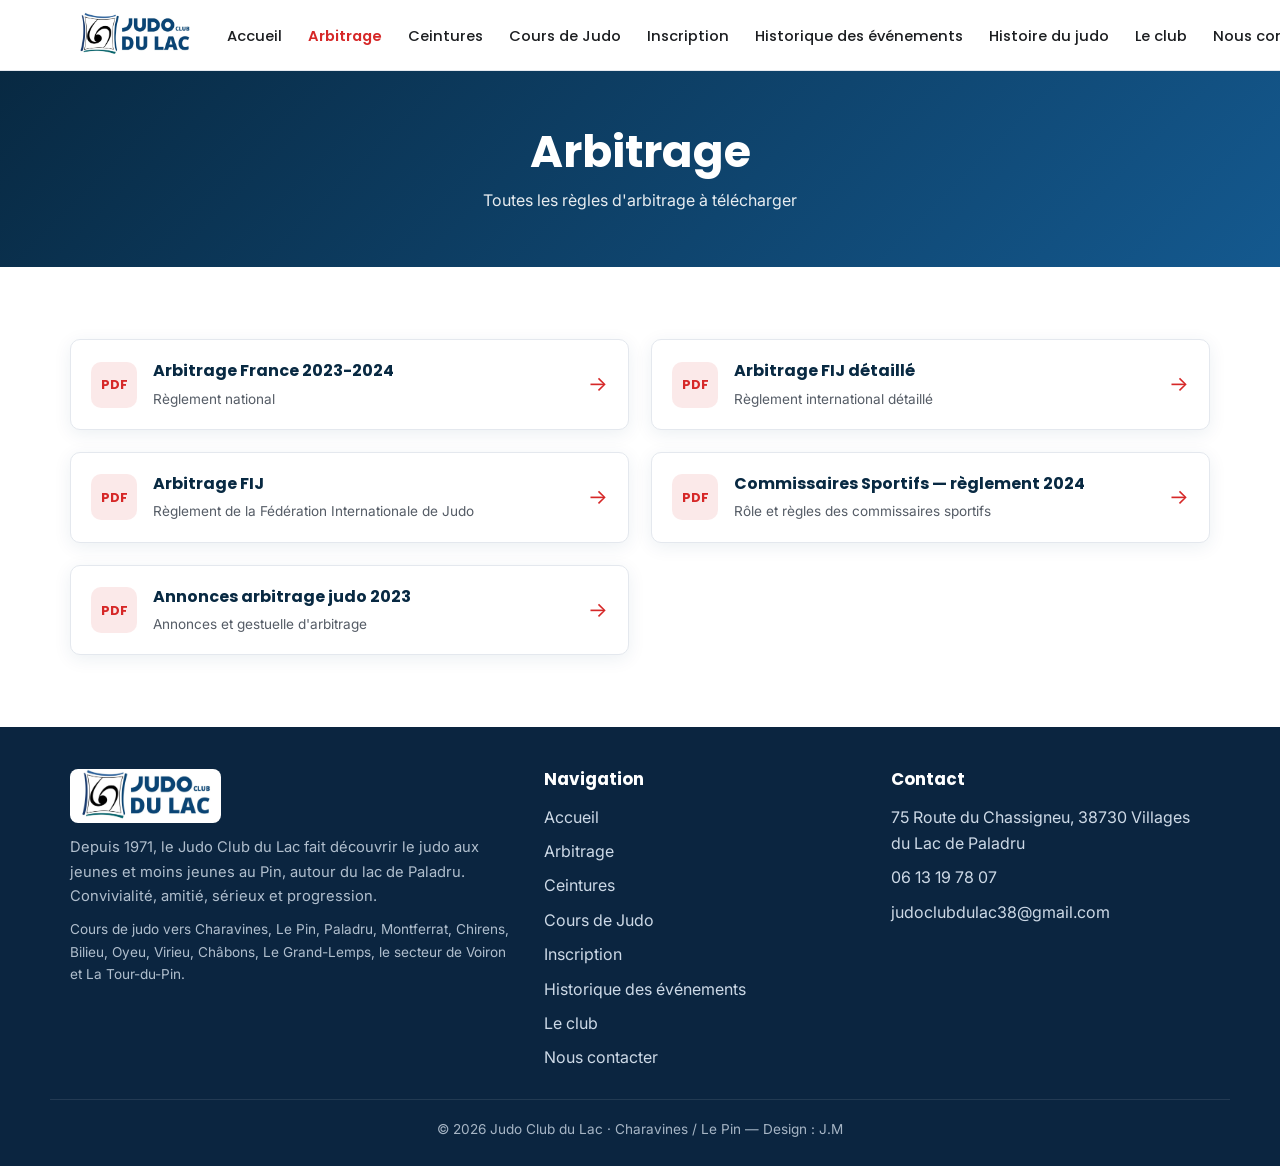
<file: arbitrage.html>
<!DOCTYPE html>
<html lang="fr">
<head>
<!-- Google tag (gtag.js) -->
<script async src="https://www.googletagmanager.com/gtag/js?id=G-MTFCKCX9J2"></script>
<script>
  window.dataLayer = window.dataLayer || [];
  function gtag(){dataLayer.push(arguments);}
  gtag('js', new Date());
  gtag('config', 'G-MTFCKCX9J2');
</script>
<meta charset="utf-8">
<meta name="viewport" content="width=device-width, initial-scale=1">
<title>Arbitrage | Judo Club du Lac</title>
<meta name="description" content="Toutes les règles d&#x27;arbitrage du judo (FIJ, France, commissaires sportifs) à consulter et télécharger.">
<meta property="og:title" content="Arbitrage | Judo Club du Lac">
<meta property="og:description" content="Toutes les règles d&#x27;arbitrage du judo (FIJ, France, commissaires sportifs) à consulter et télécharger.">
<meta property="og:type" content="website">
<meta property="og:image" content="https://judoclubdulac.fr/assets/img/photos/club-og.jpeg">
<link rel="canonical" href="https://judoclubdulac.fr/arbitrage">
<link rel="icon" href="favicon.ico" sizes="any">
<link rel="icon" type="image/png" href="assets/img/logonoiresiterond.png">
<link rel="apple-touch-icon" href="assets/img/logonoiresiterond.png">
<link rel="preconnect" href="https://fonts.googleapis.com">
<link rel="preconnect" href="https://fonts.gstatic.com" crossorigin>
<link href="https://fonts.googleapis.com/css2?family=Inter:wght@400;500;600&family=Poppins:wght@500;600;700&display=swap" rel="stylesheet">
<link rel="stylesheet" href="assets/css/style.css">
</head>
<body>
<header class="site-header">
  <nav class="container nav" aria-label="Navigation principale">
    <a class="nav__logo" href="/">
      <img src="assets/img/logo-header.jpg" alt="Logo Judo Club du Lac">
      <span>Judo Club du Lac</span>
    </a>
    <button class="nav__toggle" aria-label="Ouvrir le menu" aria-expanded="false" aria-controls="menu">
      <span></span><span></span><span></span>
    </button>
    <ul class="nav__links" id="menu">
      <li><a href="/">Accueil</a></li><li><a href="arbitrage" class="active">Arbitrage</a></li><li><a href="ceintures">Ceintures</a></li><li><a href="cours-de-judo">Cours de Judo</a></li><li><a href="inscription">Inscription</a></li><li><a href="historique">Historique des événements</a></li><li><a href="histoire-du-judo">Histoire du judo</a></li><li><a href="le-club">Le club</a></li><li><a href="contact">Nous contacter</a></li>
    </ul>
  </nav>
  <div class="nav__backdrop"></div>
</header>
<main>
<section class="page-head"><div class="container reveal"><h1>Arbitrage</h1><p>Toutes les règles d'arbitrage à télécharger</p></div></section>
<section class="section"><div class="container">
  <div class="grid grid--2"><a class="doc-card" href="assets/docs/arbitrage-france-2023-2024.pdf" target="_blank" rel="noopener">
      <span class="doc-card__icon">PDF</span>
      <span class="doc-card__txt"><strong>Arbitrage France 2023-2024</strong><span>Règlement national</span></span>
      <span class="doc-card__arrow">→</span>
    </a><a class="doc-card" href="assets/docs/arbitrage-fij-detaille.pdf" target="_blank" rel="noopener">
      <span class="doc-card__icon">PDF</span>
      <span class="doc-card__txt"><strong>Arbitrage FIJ détaillé</strong><span>Règlement international détaillé</span></span>
      <span class="doc-card__arrow">→</span>
    </a><a class="doc-card" href="assets/docs/arbitrage-fij.pdf" target="_blank" rel="noopener">
      <span class="doc-card__icon">PDF</span>
      <span class="doc-card__txt"><strong>Arbitrage FIJ</strong><span>Règlement de la Fédération Internationale de Judo</span></span>
      <span class="doc-card__arrow">→</span>
    </a><a class="doc-card" href="assets/docs/commissaires-sportifs-reglement-2024.pdf" target="_blank" rel="noopener">
      <span class="doc-card__icon">PDF</span>
      <span class="doc-card__txt"><strong>Commissaires Sportifs — règlement 2024</strong><span>Rôle et règles des commissaires sportifs</span></span>
      <span class="doc-card__arrow">→</span>
    </a><a class="doc-card" href="assets/docs/annonces-arbitrage-judo-2023.pdf" target="_blank" rel="noopener">
      <span class="doc-card__icon">PDF</span>
      <span class="doc-card__txt"><strong>Annonces arbitrage judo 2023</strong><span>Annonces et gestuelle d'arbitrage</span></span>
      <span class="doc-card__arrow">→</span>
    </a></div>
</div></section></main>
<footer class="site-footer">
  <div class="container footer-grid">
    <div class="footer-brand">
      <img src="assets/img/logo-header.jpg" alt="Judo Club du Lac">
      <p>Depuis 1971, le Judo Club du Lac fait découvrir le judo aux jeunes et moins jeunes au Pin, autour du lac de Paladru. Convivialité, amitié, sérieux et progression.</p>
      <p style="font-size:.85rem;opacity:.85;margin-top:10px">Cours de judo vers Charavines, Le Pin, Paladru, Montferrat, Chirens, Bilieu, Oyeu, Virieu, Châbons, Le Grand-Lemps, le secteur de Voiron et La Tour-du-Pin.</p>
    </div>
    <div>
      <h4>Navigation</h4>
      <div class="footer-links"><a href="/">Accueil</a><a href="arbitrage">Arbitrage</a><a href="ceintures">Ceintures</a><a href="cours-de-judo">Cours de Judo</a><a href="inscription">Inscription</a><a href="historique">Historique des événements</a><a href="le-club">Le club</a><a href="contact">Nous contacter</a></div>
    </div>
    <div>
      <h4>Contact</h4>
      <div class="footer-links">
        <a href="https://maps.google.com/?cid=11356528706265056698" target="_blank" rel="noopener">75 Route du Chassigneu, 38730 Villages du Lac de Paladru</a>
        <a href="tel:0613197807">06 13 19 78 07</a>
        <a href="mailto:judoclubdulac38@gmail.com">judoclubdulac38@gmail.com</a>
      </div>
    </div>
  </div>
  <div class="container footer-bottom">
    © <span data-year>2026</span> Judo Club du Lac · Charavines / Le Pin — Design : J.M
  </div>
</footer>
<script src="assets/js/main.js"></script>
</body>
</html>
</file>
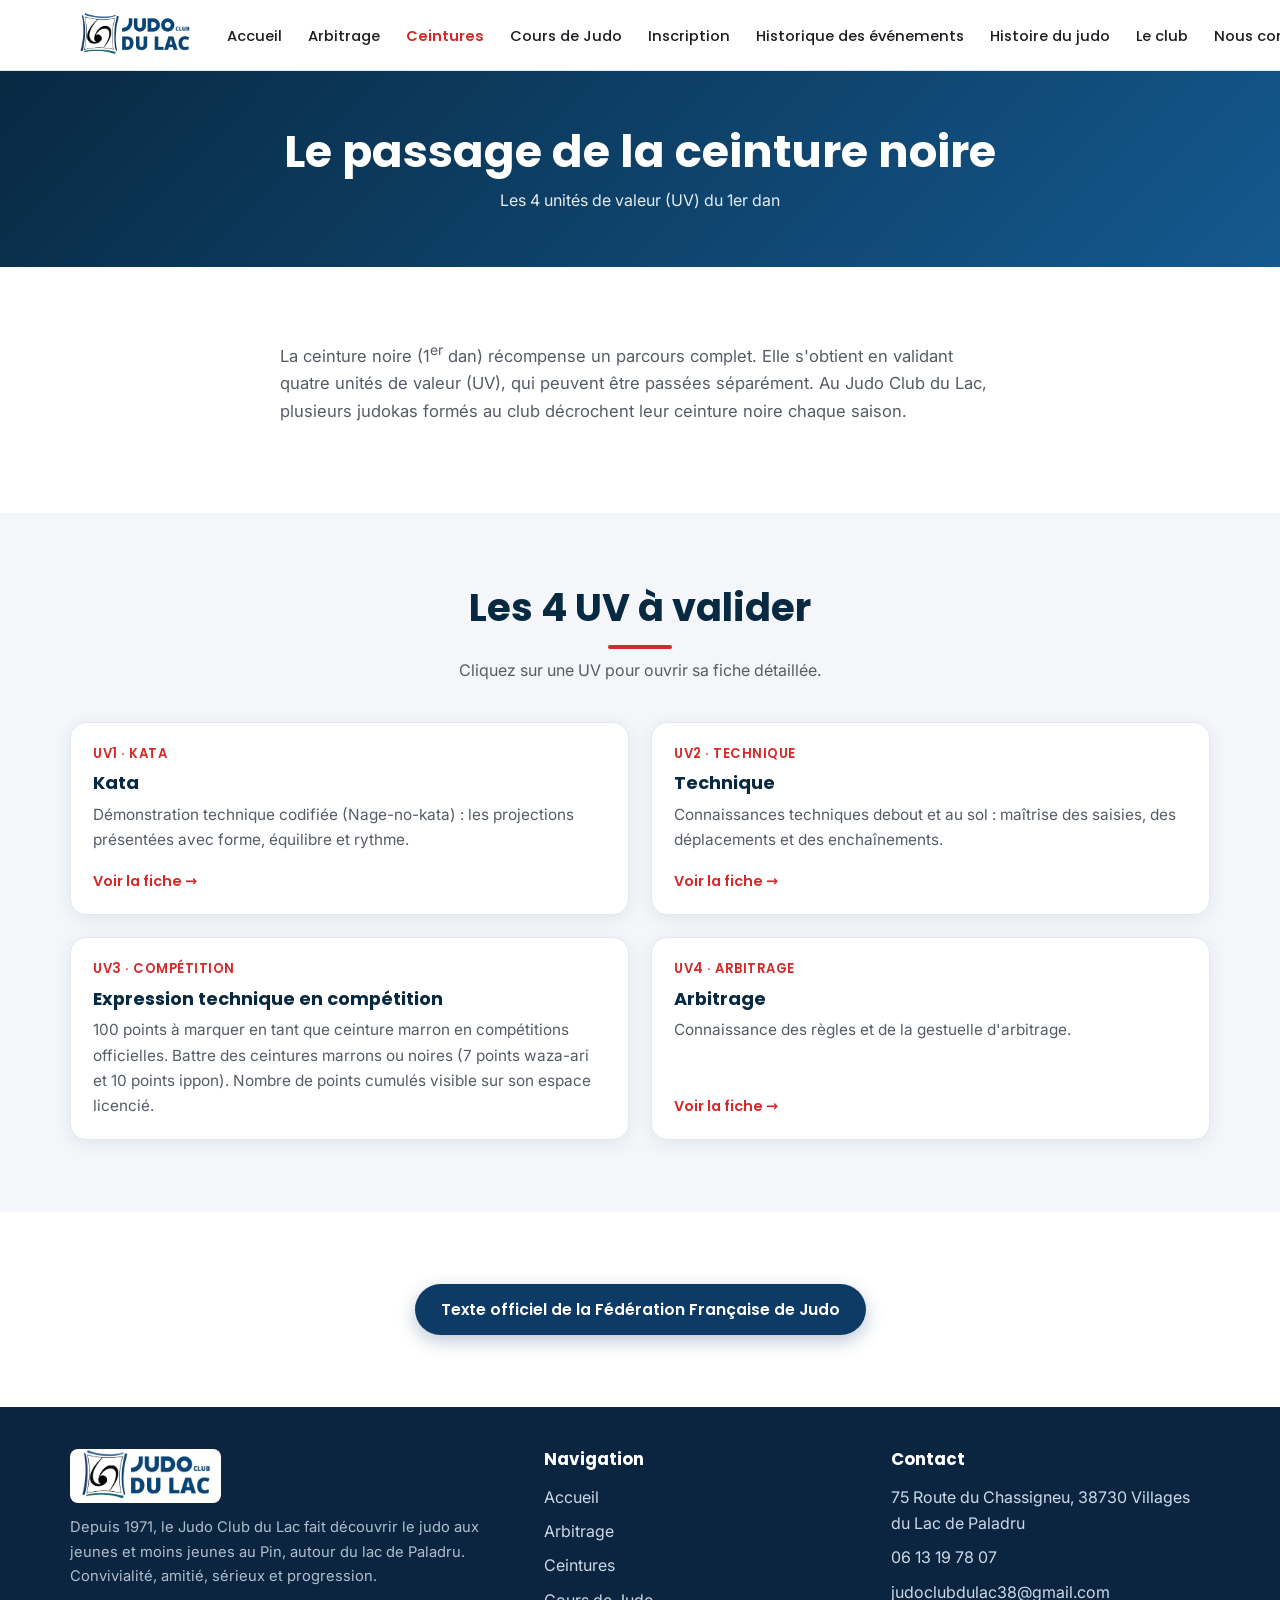
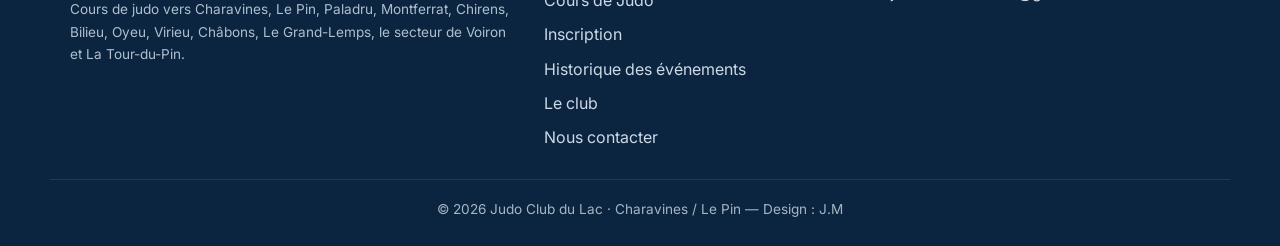
<file: ceinture-noire.html>
<!DOCTYPE html>
<html lang="fr">
<head>
<!-- Google tag (gtag.js) -->
<script async src="https://www.googletagmanager.com/gtag/js?id=G-MTFCKCX9J2"></script>
<script>
  window.dataLayer = window.dataLayer || [];
  function gtag(){dataLayer.push(arguments);}
  gtag('js', new Date());
  gtag('config', 'G-MTFCKCX9J2');
</script>
<meta charset="utf-8">
<meta name="viewport" content="width=device-width, initial-scale=1">
<title>Ceinture noire | Judo Club du Lac</title>
<meta name="description" content="Le passage de la ceinture noire de judo : les 4 unités de valeur (Kata, Technique, Compétition, Arbitrage).">
<meta property="og:title" content="Ceinture noire | Judo Club du Lac">
<meta property="og:description" content="Le passage de la ceinture noire de judo : les 4 unités de valeur (Kata, Technique, Compétition, Arbitrage).">
<meta property="og:type" content="website">
<meta property="og:image" content="https://judoclubdulac.fr/assets/img/photos/club-og.jpeg">
<link rel="canonical" href="https://judoclubdulac.fr/ceinture-noire">
<link rel="icon" href="favicon.ico" sizes="any">
<link rel="icon" type="image/png" href="assets/img/logonoiresiterond.png">
<link rel="apple-touch-icon" href="assets/img/logonoiresiterond.png">
<link rel="preconnect" href="https://fonts.googleapis.com">
<link rel="preconnect" href="https://fonts.gstatic.com" crossorigin>
<link href="https://fonts.googleapis.com/css2?family=Inter:wght@400;500;600&family=Poppins:wght@500;600;700&display=swap" rel="stylesheet">
<link rel="stylesheet" href="assets/css/style.css">
</head>
<body>
<header class="site-header">
  <nav class="container nav" aria-label="Navigation principale">
    <a class="nav__logo" href="/">
      <img src="assets/img/logo-header.jpg" alt="Logo Judo Club du Lac">
      <span>Judo Club du Lac</span>
    </a>
    <button class="nav__toggle" aria-label="Ouvrir le menu" aria-expanded="false" aria-controls="menu">
      <span></span><span></span><span></span>
    </button>
    <ul class="nav__links" id="menu">
      <li><a href="/">Accueil</a></li><li><a href="arbitrage">Arbitrage</a></li><li><a href="ceintures" class="active">Ceintures</a></li><li><a href="cours-de-judo">Cours de Judo</a></li><li><a href="inscription">Inscription</a></li><li><a href="historique">Historique des événements</a></li><li><a href="histoire-du-judo">Histoire du judo</a></li><li><a href="le-club">Le club</a></li><li><a href="contact">Nous contacter</a></li>
    </ul>
  </nav>
  <div class="nav__backdrop"></div>
</header>
<main>
<section class="page-head"><div class="container reveal"><h1>Le passage de la ceinture noire</h1><p>Les 4 unités de valeur (UV) du 1er dan</p></div></section>
<section class="section"><div class="container prose reveal">
  <p>La ceinture noire (1<sup>er</sup> dan) récompense un parcours complet. Elle s'obtient en validant quatre unités de valeur (UV), qui peuvent être passées séparément. Au Judo Club du Lac, plusieurs judokas formés au club décrochent leur ceinture noire chaque saison.</p>
</div></section>
<section class="section section--alt"><div class="container">
  <h2 class="section-title reveal">Les 4 UV à valider</h2>
  <p class="section-intro reveal">Cliquez sur une UV pour ouvrir sa fiche détaillée.</p>
  <div class="grid grid--2">
    <a class="card reveal" href="http://judoclubgournay.free.fr/kata.html" target="_blank" rel="noopener"><div class="card__body"><span class="card__date">UV1 · Kata</span><h3>Kata</h3><p>Démonstration technique codifiée (Nage-no-kata) : les projections présentées avec forme, équilibre et rythme.</p><span class="card__link">Voir la fiche →</span></div></a>
    <a class="card reveal" href="uv2"><div class="card__body"><span class="card__date">UV2 · Technique</span><h3>Technique</h3><p>Connaissances techniques debout et au sol : maîtrise des saisies, des déplacements et des enchaînements.</p><span class="card__link">Voir la fiche →</span></div></a>
    <article class="card reveal"><div class="card__body"><span class="card__date">UV3 · Compétition</span><h3>Expression technique en compétition</h3><p>100 points à marquer en tant que ceinture marron en compétitions officielles. Battre des ceintures marrons ou noires (7 points waza-ari et 10 points ippon). Nombre de points cumulés visible sur son espace licencié.</p></div></article>
    <a class="card reveal" href="assets/docs/UV422.pdf" target="_blank" rel="noopener"><div class="card__body"><span class="card__date">UV4 · Arbitrage</span><h3>Arbitrage</h3><p>Connaissance des règles et de la gestuelle d'arbitrage.</p><span class="card__link">Voir la fiche →</span></div></a>
  </div>
</div></section>
<section class="section"><div class="container" style="text-align:center">
  <a class="btn btn--primary" href="https://www.ffjudo.com/uploads/elfinder/CULTURE/GRADES%20CSDGE/REFERENTIEL%20TECHNIQUE%202024-2025%20GL.pdf" target="_blank" rel="noopener">Texte officiel de la Fédération Française de Judo</a>
</div></section></main>
<footer class="site-footer">
  <div class="container footer-grid">
    <div class="footer-brand">
      <img src="assets/img/logo-header.jpg" alt="Judo Club du Lac">
      <p>Depuis 1971, le Judo Club du Lac fait découvrir le judo aux jeunes et moins jeunes au Pin, autour du lac de Paladru. Convivialité, amitié, sérieux et progression.</p>
      <p style="font-size:.85rem;opacity:.85;margin-top:10px">Cours de judo vers Charavines, Le Pin, Paladru, Montferrat, Chirens, Bilieu, Oyeu, Virieu, Châbons, Le Grand-Lemps, le secteur de Voiron et La Tour-du-Pin.</p>
    </div>
    <div>
      <h4>Navigation</h4>
      <div class="footer-links"><a href="/">Accueil</a><a href="arbitrage">Arbitrage</a><a href="ceintures">Ceintures</a><a href="cours-de-judo">Cours de Judo</a><a href="inscription">Inscription</a><a href="historique">Historique des événements</a><a href="le-club">Le club</a><a href="contact">Nous contacter</a></div>
    </div>
    <div>
      <h4>Contact</h4>
      <div class="footer-links">
        <a href="https://maps.google.com/?cid=11356528706265056698" target="_blank" rel="noopener">75 Route du Chassigneu, 38730 Villages du Lac de Paladru</a>
        <a href="tel:0613197807">06 13 19 78 07</a>
        <a href="mailto:judoclubdulac38@gmail.com">judoclubdulac38@gmail.com</a>
      </div>
    </div>
  </div>
  <div class="container footer-bottom">
    © <span data-year>2026</span> Judo Club du Lac · Charavines / Le Pin — Design : J.M
  </div>
</footer>
<script src="assets/js/main.js"></script>
</body>
</html>
</file>
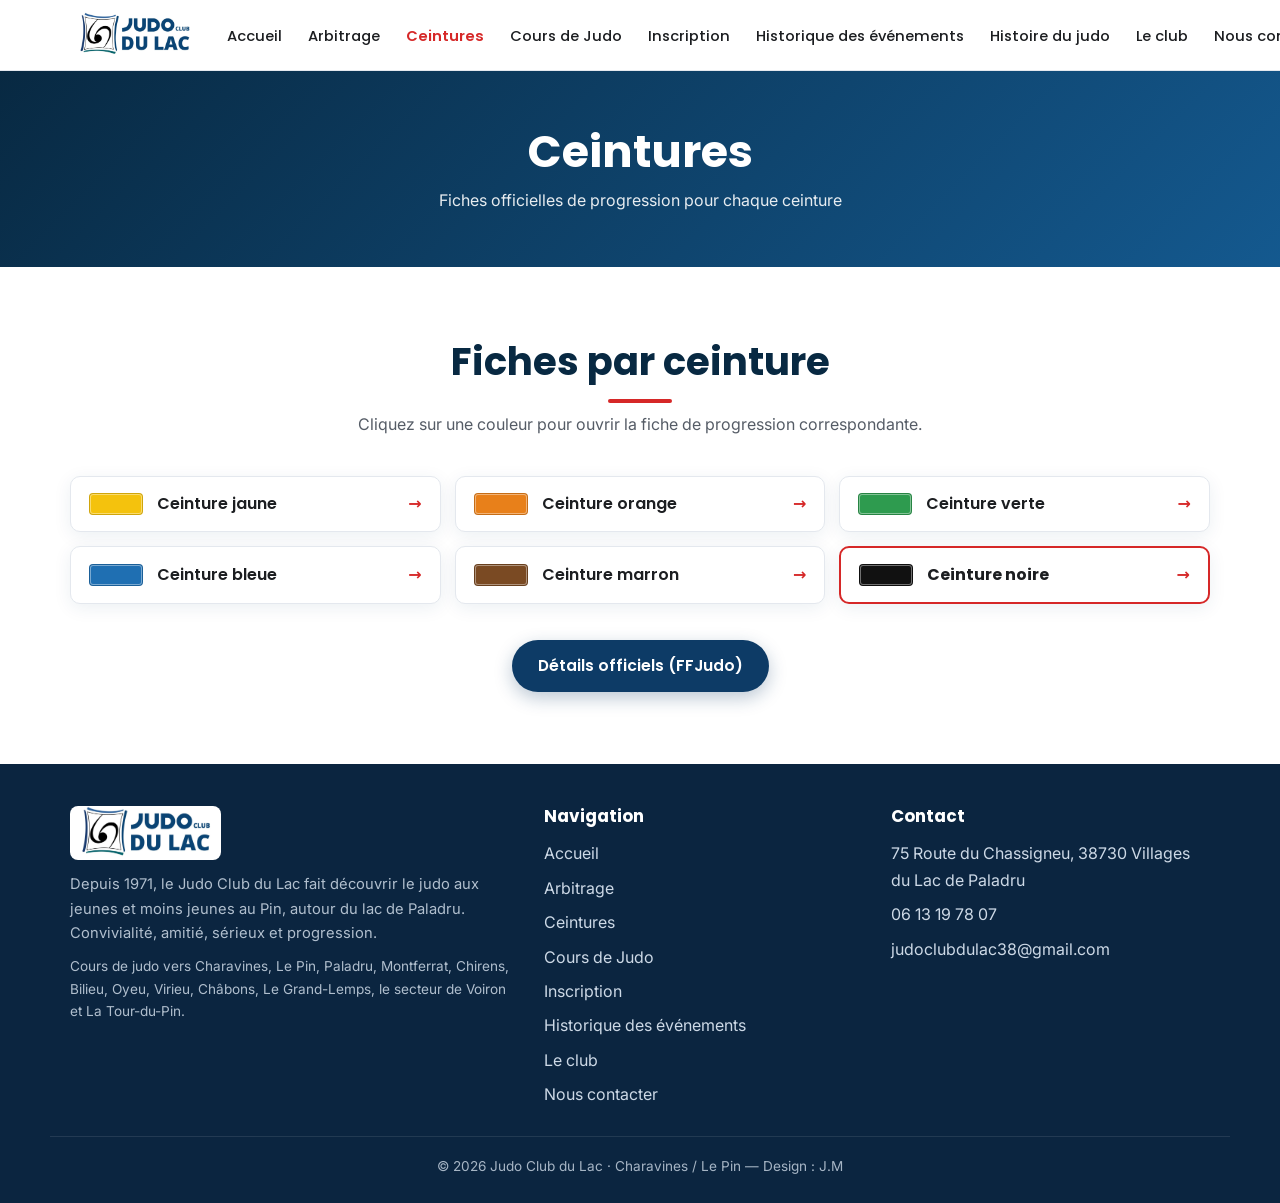
<file: ceintures.html>
<!DOCTYPE html>
<html lang="fr">
<head>
<!-- Google tag (gtag.js) -->
<script async src="https://www.googletagmanager.com/gtag/js?id=G-MTFCKCX9J2"></script>
<script>
  window.dataLayer = window.dataLayer || [];
  function gtag(){dataLayer.push(arguments);}
  gtag('js', new Date());
  gtag('config', 'G-MTFCKCX9J2');
</script>
<meta charset="utf-8">
<meta name="viewport" content="width=device-width, initial-scale=1">
<title>Ceintures | Judo Club du Lac</title>
<meta name="description" content="Fiches officielles de progression pour chaque ceinture de judo et informations sur le passage de la ceinture noire.">
<meta property="og:title" content="Ceintures | Judo Club du Lac">
<meta property="og:description" content="Fiches officielles de progression pour chaque ceinture de judo et informations sur le passage de la ceinture noire.">
<meta property="og:type" content="website">
<meta property="og:image" content="https://judoclubdulac.fr/assets/img/photos/club-og.jpeg">
<link rel="canonical" href="https://judoclubdulac.fr/ceintures">
<link rel="icon" href="favicon.ico" sizes="any">
<link rel="icon" type="image/png" href="assets/img/logonoiresiterond.png">
<link rel="apple-touch-icon" href="assets/img/logonoiresiterond.png">
<link rel="preconnect" href="https://fonts.googleapis.com">
<link rel="preconnect" href="https://fonts.gstatic.com" crossorigin>
<link href="https://fonts.googleapis.com/css2?family=Inter:wght@400;500;600&family=Poppins:wght@500;600;700&display=swap" rel="stylesheet">
<link rel="stylesheet" href="assets/css/style.css">
</head>
<body>
<header class="site-header">
  <nav class="container nav" aria-label="Navigation principale">
    <a class="nav__logo" href="/">
      <img src="assets/img/logo-header.jpg" alt="Logo Judo Club du Lac">
      <span>Judo Club du Lac</span>
    </a>
    <button class="nav__toggle" aria-label="Ouvrir le menu" aria-expanded="false" aria-controls="menu">
      <span></span><span></span><span></span>
    </button>
    <ul class="nav__links" id="menu">
      <li><a href="/">Accueil</a></li><li><a href="arbitrage">Arbitrage</a></li><li><a href="ceintures" class="active">Ceintures</a></li><li><a href="cours-de-judo">Cours de Judo</a></li><li><a href="inscription">Inscription</a></li><li><a href="historique">Historique des événements</a></li><li><a href="histoire-du-judo">Histoire du judo</a></li><li><a href="le-club">Le club</a></li><li><a href="contact">Nous contacter</a></li>
    </ul>
  </nav>
  <div class="nav__backdrop"></div>
</header>
<main>
<section class="page-head"><div class="container reveal"><h1>Ceintures</h1><p>Fiches officielles de progression pour chaque ceinture</p></div></section>
<section class="section"><div class="container">
  <h2 class="section-title reveal">Fiches par ceinture</h2>
  <p class="section-intro reveal">Cliquez sur une couleur pour ouvrir la fiche de progression correspondante.</p>
  <div class="belts"><a class="belt" href="assets/docs/ceinture-jaune.pdf" target="_blank" rel="noopener">
      <span class="belt__swatch" style="background:#f4c20d"></span>Ceinture jaune<span class="belt__arrow">→</span></a><a class="belt" href="assets/docs/ceinture-orange.pdf" target="_blank" rel="noopener">
      <span class="belt__swatch" style="background:#e8801a"></span>Ceinture orange<span class="belt__arrow">→</span></a><a class="belt" href="assets/docs/ceinture-verte.pdf" target="_blank" rel="noopener">
      <span class="belt__swatch" style="background:#2e9b4f"></span>Ceinture verte<span class="belt__arrow">→</span></a><a class="belt" href="assets/docs/ceinture-bleue.pdf" target="_blank" rel="noopener">
      <span class="belt__swatch" style="background:#1f6fb2"></span>Ceinture bleue<span class="belt__arrow">→</span></a><a class="belt" href="assets/docs/ceinture-marron.pdf" target="_blank" rel="noopener">
      <span class="belt__swatch" style="background:#7a4a23"></span>Ceinture marron<span class="belt__arrow">→</span></a><a class="belt belt--noire" href="ceinture-noire">
      <span class="belt__swatch" style="background:#111"></span>Ceinture noire<span class="belt__arrow">→</span></a></div>

  <div style="text-align:center;margin-top:36px" class="reveal">
    <a class="btn btn--primary" href="https://www.ffjudo.com/niveaux-de-ceintures" target="_blank" rel="noopener">Détails officiels (FFJudo)</a>
  </div>
</div></section></main>
<footer class="site-footer">
  <div class="container footer-grid">
    <div class="footer-brand">
      <img src="assets/img/logo-header.jpg" alt="Judo Club du Lac">
      <p>Depuis 1971, le Judo Club du Lac fait découvrir le judo aux jeunes et moins jeunes au Pin, autour du lac de Paladru. Convivialité, amitié, sérieux et progression.</p>
      <p style="font-size:.85rem;opacity:.85;margin-top:10px">Cours de judo vers Charavines, Le Pin, Paladru, Montferrat, Chirens, Bilieu, Oyeu, Virieu, Châbons, Le Grand-Lemps, le secteur de Voiron et La Tour-du-Pin.</p>
    </div>
    <div>
      <h4>Navigation</h4>
      <div class="footer-links"><a href="/">Accueil</a><a href="arbitrage">Arbitrage</a><a href="ceintures">Ceintures</a><a href="cours-de-judo">Cours de Judo</a><a href="inscription">Inscription</a><a href="historique">Historique des événements</a><a href="le-club">Le club</a><a href="contact">Nous contacter</a></div>
    </div>
    <div>
      <h4>Contact</h4>
      <div class="footer-links">
        <a href="https://maps.google.com/?cid=11356528706265056698" target="_blank" rel="noopener">75 Route du Chassigneu, 38730 Villages du Lac de Paladru</a>
        <a href="tel:0613197807">06 13 19 78 07</a>
        <a href="mailto:judoclubdulac38@gmail.com">judoclubdulac38@gmail.com</a>
      </div>
    </div>
  </div>
  <div class="container footer-bottom">
    © <span data-year>2026</span> Judo Club du Lac · Charavines / Le Pin — Design : J.M
  </div>
</footer>
<script src="assets/js/main.js"></script>
</body>
</html>
</file>
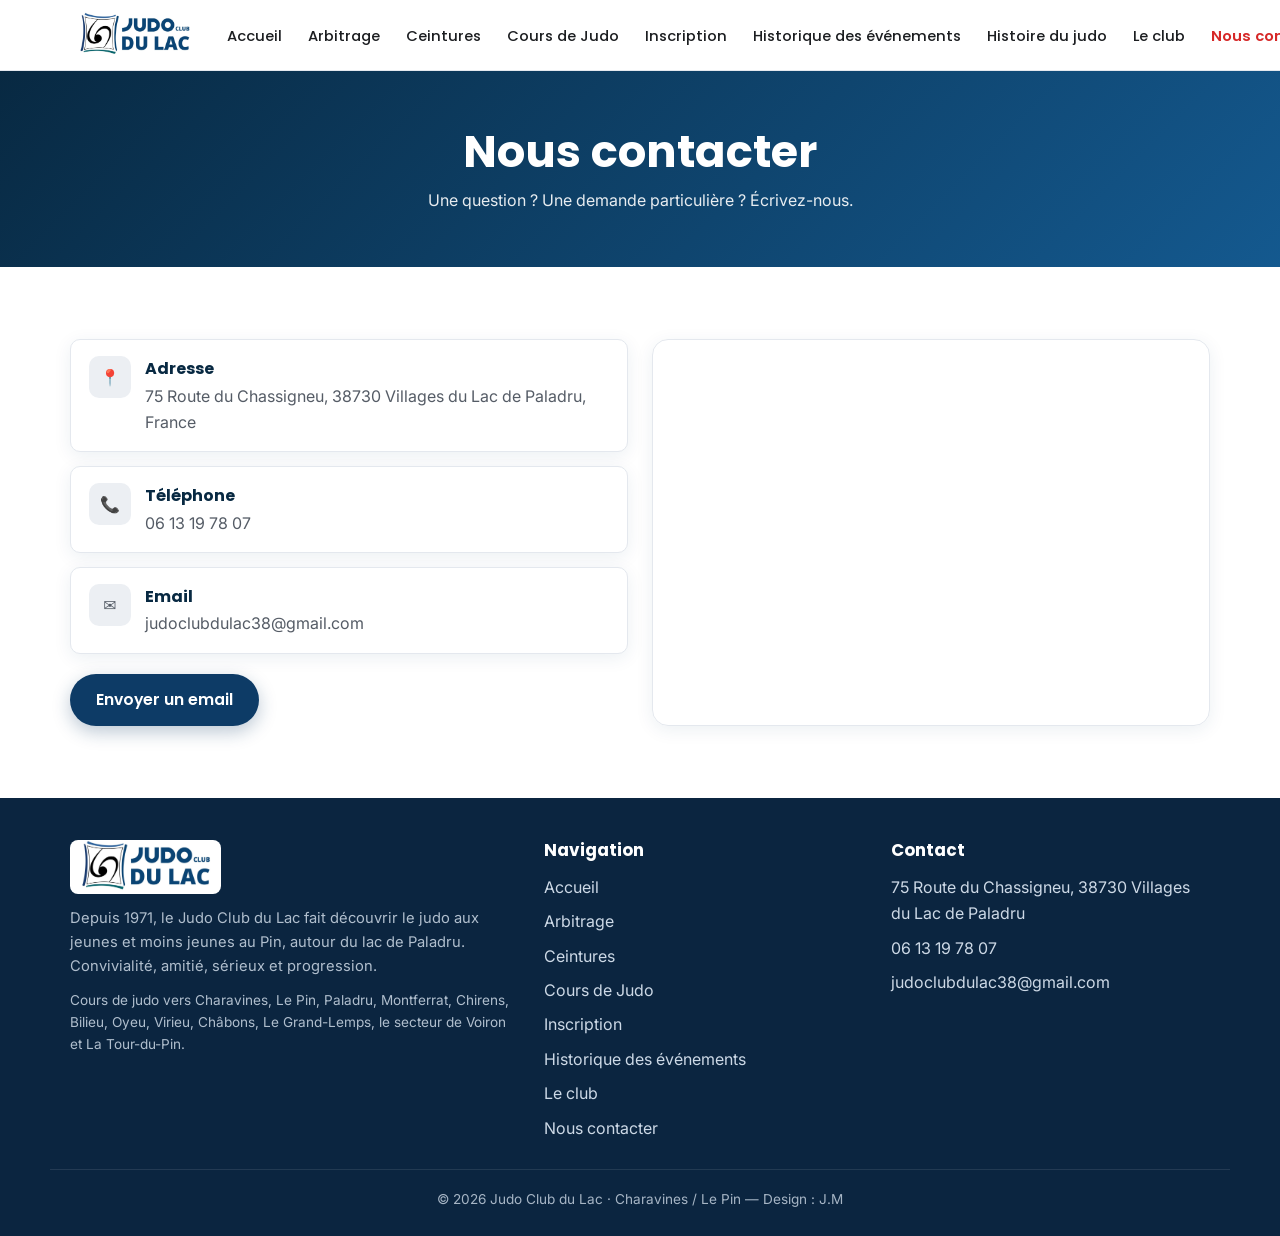
<file: contact.html>
<!DOCTYPE html>
<html lang="fr">
<head>
<!-- Google tag (gtag.js) -->
<script async src="https://www.googletagmanager.com/gtag/js?id=G-MTFCKCX9J2"></script>
<script>
  window.dataLayer = window.dataLayer || [];
  function gtag(){dataLayer.push(arguments);}
  gtag('js', new Date());
  gtag('config', 'G-MTFCKCX9J2');
</script>
<meta charset="utf-8">
<meta name="viewport" content="width=device-width, initial-scale=1">
<title>Nous contacter | Judo Club du Lac</title>
<meta name="description" content="Contactez le Judo Club du Lac : adresse, téléphone, email et localisation au Pin (lac de Paladru).">
<meta property="og:title" content="Nous contacter | Judo Club du Lac">
<meta property="og:description" content="Contactez le Judo Club du Lac : adresse, téléphone, email et localisation au Pin (lac de Paladru).">
<meta property="og:type" content="website">
<meta property="og:image" content="https://judoclubdulac.fr/assets/img/photos/club-og.jpeg">
<link rel="canonical" href="https://judoclubdulac.fr/contact">
<link rel="icon" href="favicon.ico" sizes="any">
<link rel="icon" type="image/png" href="assets/img/logonoiresiterond.png">
<link rel="apple-touch-icon" href="assets/img/logonoiresiterond.png">
<link rel="preconnect" href="https://fonts.googleapis.com">
<link rel="preconnect" href="https://fonts.gstatic.com" crossorigin>
<link href="https://fonts.googleapis.com/css2?family=Inter:wght@400;500;600&family=Poppins:wght@500;600;700&display=swap" rel="stylesheet">
<link rel="stylesheet" href="assets/css/style.css">
</head>
<body>
<header class="site-header">
  <nav class="container nav" aria-label="Navigation principale">
    <a class="nav__logo" href="/">
      <img src="assets/img/logo-header.jpg" alt="Logo Judo Club du Lac">
      <span>Judo Club du Lac</span>
    </a>
    <button class="nav__toggle" aria-label="Ouvrir le menu" aria-expanded="false" aria-controls="menu">
      <span></span><span></span><span></span>
    </button>
    <ul class="nav__links" id="menu">
      <li><a href="/">Accueil</a></li><li><a href="arbitrage">Arbitrage</a></li><li><a href="ceintures">Ceintures</a></li><li><a href="cours-de-judo">Cours de Judo</a></li><li><a href="inscription">Inscription</a></li><li><a href="historique">Historique des événements</a></li><li><a href="histoire-du-judo">Histoire du judo</a></li><li><a href="le-club">Le club</a></li><li><a href="contact" class="active">Nous contacter</a></li>
    </ul>
  </nav>
  <div class="nav__backdrop"></div>
</header>
<main>
<section class="page-head"><div class="container reveal"><h1>Nous contacter</h1><p>Une question ? Une demande particulière ? Écrivez-nous.</p></div></section>
<section class="section"><div class="container">
  <div class="contact-grid">
    <div class="contact-list reveal">
      <div class="contact-item">
        <span class="contact-item__icon">📍</span>
        <div><strong>Adresse</strong>
          <a href="https://maps.google.com/?cid=11356528706265056698" target="_blank" rel="noopener">75 Route du Chassigneu, 38730 Villages du Lac de Paladru, France</a></div>
      </div>
      <div class="contact-item">
        <span class="contact-item__icon">📞</span>
        <div><strong>Téléphone</strong><a href="tel:0613197807">06 13 19 78 07</a></div>
      </div>
      <div class="contact-item">
        <span class="contact-item__icon">✉️</span>
        <div><strong>Email</strong><a href="mailto:judoclubdulac38@gmail.com">judoclubdulac38@gmail.com</a></div>
      </div>
      <div style="margin-top:6px">
        <a class="btn btn--primary" href="mailto:judoclubdulac38@gmail.com">Envoyer un email</a>
      </div>
    </div>
    <div class="map-embed reveal">
      <iframe title="Localisation du Judo Club du Lac" loading="lazy" referrerpolicy="no-referrer-when-downgrade"
        src="https://www.google.com/maps?q=75%20Route%20du%20Chassigneu,%2038730%20Villages%20du%20Lac%20de%20Paladru&output=embed"></iframe>
    </div>
  </div>
</div></section></main>
<footer class="site-footer">
  <div class="container footer-grid">
    <div class="footer-brand">
      <img src="assets/img/logo-header.jpg" alt="Judo Club du Lac">
      <p>Depuis 1971, le Judo Club du Lac fait découvrir le judo aux jeunes et moins jeunes au Pin, autour du lac de Paladru. Convivialité, amitié, sérieux et progression.</p>
      <p style="font-size:.85rem;opacity:.85;margin-top:10px">Cours de judo vers Charavines, Le Pin, Paladru, Montferrat, Chirens, Bilieu, Oyeu, Virieu, Châbons, Le Grand-Lemps, le secteur de Voiron et La Tour-du-Pin.</p>
    </div>
    <div>
      <h4>Navigation</h4>
      <div class="footer-links"><a href="/">Accueil</a><a href="arbitrage">Arbitrage</a><a href="ceintures">Ceintures</a><a href="cours-de-judo">Cours de Judo</a><a href="inscription">Inscription</a><a href="historique">Historique des événements</a><a href="le-club">Le club</a><a href="contact">Nous contacter</a></div>
    </div>
    <div>
      <h4>Contact</h4>
      <div class="footer-links">
        <a href="https://maps.google.com/?cid=11356528706265056698" target="_blank" rel="noopener">75 Route du Chassigneu, 38730 Villages du Lac de Paladru</a>
        <a href="tel:0613197807">06 13 19 78 07</a>
        <a href="mailto:judoclubdulac38@gmail.com">judoclubdulac38@gmail.com</a>
      </div>
    </div>
  </div>
  <div class="container footer-bottom">
    © <span data-year>2026</span> Judo Club du Lac · Charavines / Le Pin — Design : J.M
  </div>
</footer>
<script src="assets/js/main.js"></script>
</body>
</html>
</file>
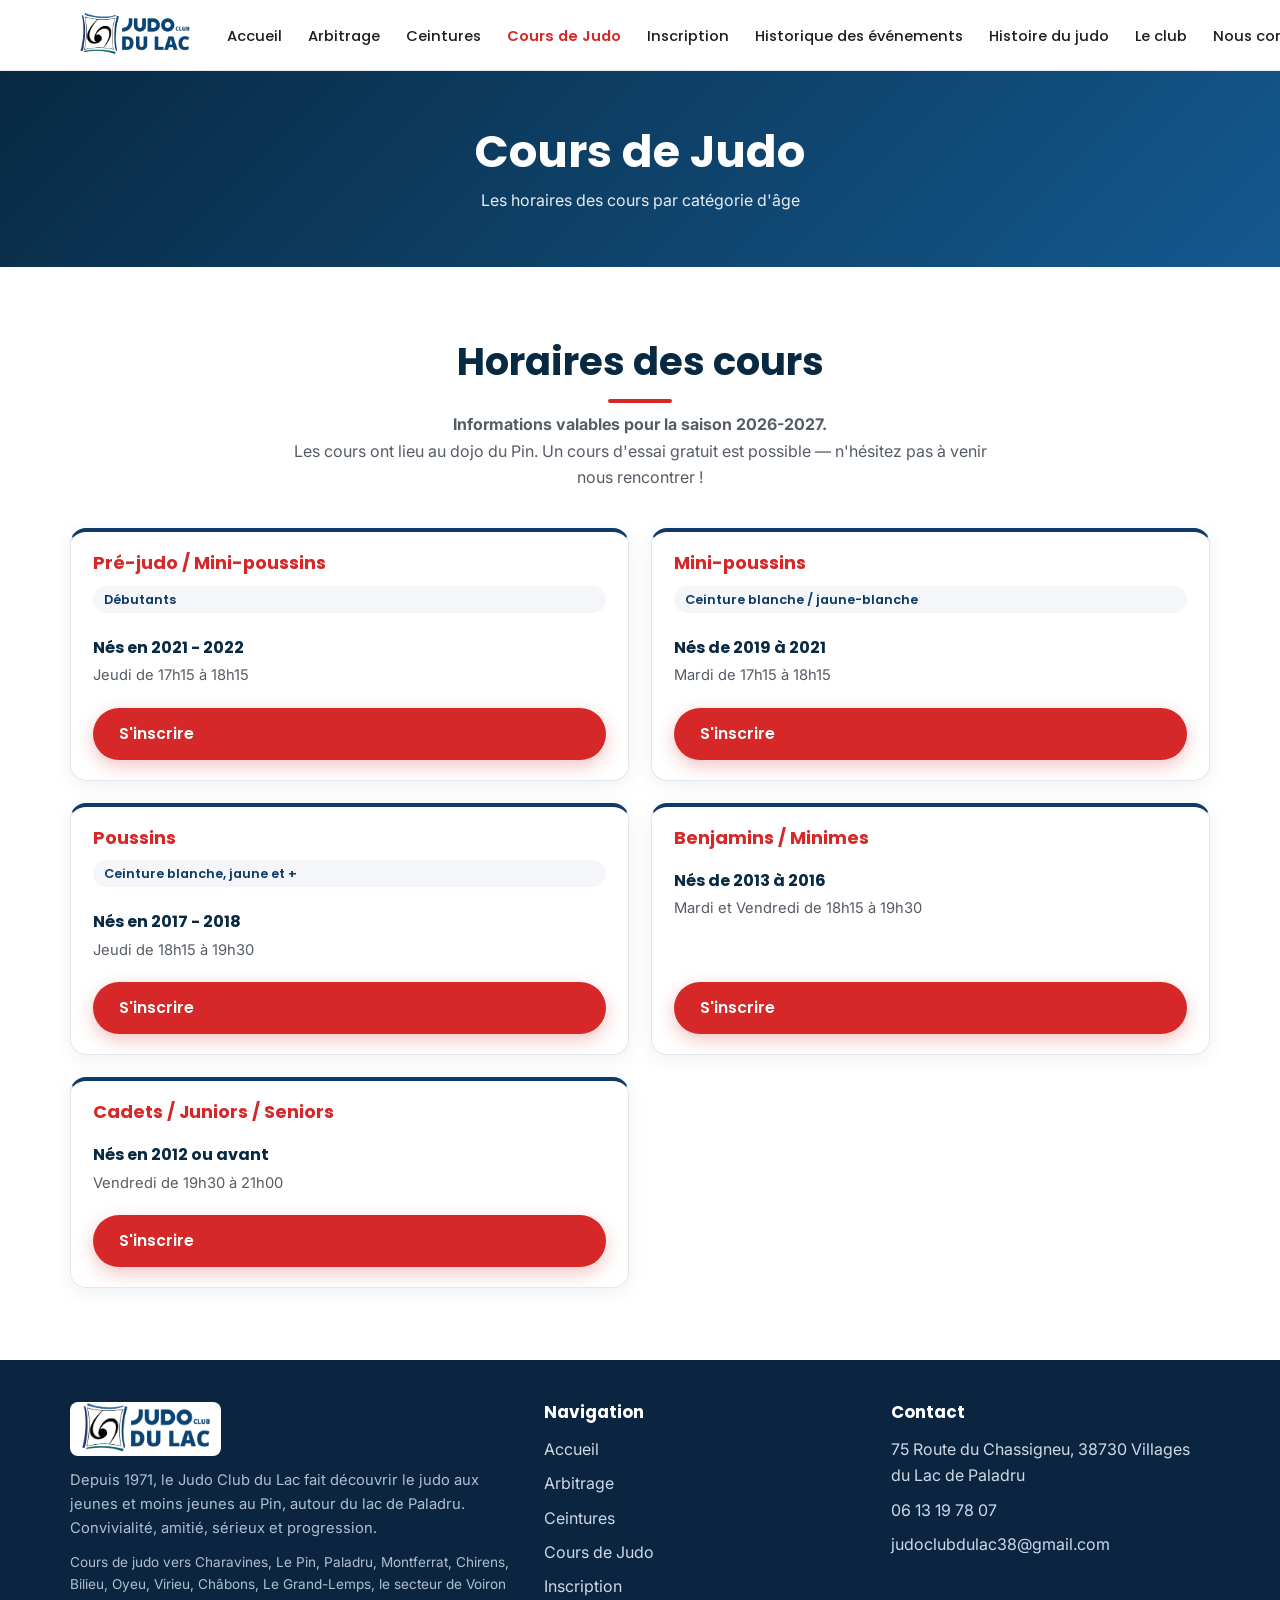
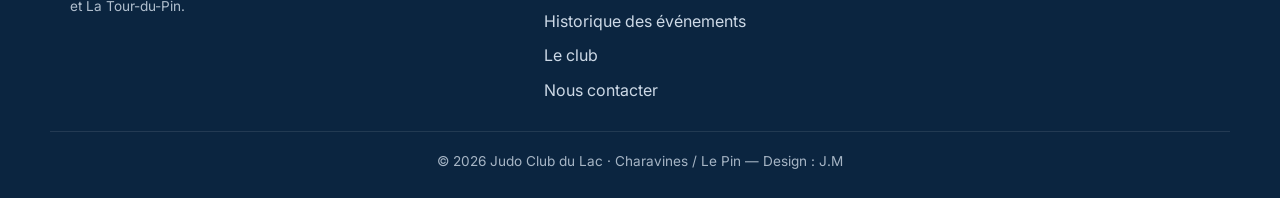
<file: cours-de-judo.html>
<!DOCTYPE html>
<html lang="fr">
<head>
<!-- Google tag (gtag.js) -->
<script async src="https://www.googletagmanager.com/gtag/js?id=G-MTFCKCX9J2"></script>
<script>
  window.dataLayer = window.dataLayer || [];
  function gtag(){dataLayer.push(arguments);}
  gtag('js', new Date());
  gtag('config', 'G-MTFCKCX9J2');
</script>
<meta charset="utf-8">
<meta name="viewport" content="width=device-width, initial-scale=1">
<title>Cours de Judo | Judo Club du Lac</title>
<meta name="description" content="Retrouvez tous les horaires des cours de judo par catégorie d&#x27;âge, du pré-judo aux seniors.">
<meta property="og:title" content="Cours de Judo | Judo Club du Lac">
<meta property="og:description" content="Retrouvez tous les horaires des cours de judo par catégorie d&#x27;âge, du pré-judo aux seniors.">
<meta property="og:type" content="website">
<meta property="og:image" content="https://judoclubdulac.fr/assets/img/photos/club-og.jpeg">
<link rel="canonical" href="https://judoclubdulac.fr/cours-de-judo">
<link rel="icon" href="favicon.ico" sizes="any">
<link rel="icon" type="image/png" href="assets/img/logonoiresiterond.png">
<link rel="apple-touch-icon" href="assets/img/logonoiresiterond.png">
<link rel="preconnect" href="https://fonts.googleapis.com">
<link rel="preconnect" href="https://fonts.gstatic.com" crossorigin>
<link href="https://fonts.googleapis.com/css2?family=Inter:wght@400;500;600&family=Poppins:wght@500;600;700&display=swap" rel="stylesheet">
<link rel="stylesheet" href="assets/css/style.css">
</head>
<body>
<header class="site-header">
  <nav class="container nav" aria-label="Navigation principale">
    <a class="nav__logo" href="/">
      <img src="assets/img/logo-header.jpg" alt="Logo Judo Club du Lac">
      <span>Judo Club du Lac</span>
    </a>
    <button class="nav__toggle" aria-label="Ouvrir le menu" aria-expanded="false" aria-controls="menu">
      <span></span><span></span><span></span>
    </button>
    <ul class="nav__links" id="menu">
      <li><a href="/">Accueil</a></li><li><a href="arbitrage">Arbitrage</a></li><li><a href="ceintures">Ceintures</a></li><li><a href="cours-de-judo" class="active">Cours de Judo</a></li><li><a href="inscription">Inscription</a></li><li><a href="historique">Historique des événements</a></li><li><a href="histoire-du-judo">Histoire du judo</a></li><li><a href="le-club">Le club</a></li><li><a href="contact">Nous contacter</a></li>
    </ul>
  </nav>
  <div class="nav__backdrop"></div>
</header>
<main>
<section class="page-head"><div class="container reveal"><h1>Cours de Judo</h1><p>Les horaires des cours par catégorie d'âge</p></div></section>
<section class="section"><div class="container">
  <h2 class="section-title reveal">Horaires des cours</h2>
  <p class="section-intro reveal"><strong>Informations valables pour la saison 2026-2027.</strong><br>Les cours ont lieu au dojo du Pin. Un cours d'essai gratuit est possible — n'hésitez pas à venir nous rencontrer !</p>
  <div class="grid grid--2"><article class="card course-card reveal"><div class="card__body">
      <h3>Pré-judo / Mini-poussins</h3><span class="course-level">Débutants</span><div class="course-line"><b>Nés en 2021 - 2022</b><span>Jeudi de 17h15 à 18h15</span></div>
      <a class="btn" style="margin-top:auto" href="inscription">S'inscrire</a>
    </div></article><article class="card course-card reveal"><div class="card__body">
      <h3>Mini-poussins</h3><span class="course-level">Ceinture blanche / jaune-blanche</span><div class="course-line"><b>Nés de 2019 à 2021</b><span>Mardi de 17h15 à 18h15</span></div>
      <a class="btn" style="margin-top:auto" href="inscription">S'inscrire</a>
    </div></article><article class="card course-card reveal"><div class="card__body">
      <h3>Poussins</h3><span class="course-level">Ceinture blanche, jaune et +</span><div class="course-line"><b>Nés en 2017 - 2018</b><span>Jeudi de 18h15 à 19h30</span></div>
      <a class="btn" style="margin-top:auto" href="inscription">S'inscrire</a>
    </div></article><article class="card course-card reveal"><div class="card__body">
      <h3>Benjamins / Minimes</h3><div class="course-line"><b>Nés de 2013 à 2016</b><span>Mardi et Vendredi de 18h15 à 19h30</span></div>
      <a class="btn" style="margin-top:auto" href="inscription">S'inscrire</a>
    </div></article><article class="card course-card reveal"><div class="card__body">
      <h3>Cadets / Juniors / Seniors</h3><div class="course-line"><b>Nés en 2012 ou avant</b><span>Vendredi de 19h30 à 21h00</span></div>
      <a class="btn" style="margin-top:auto" href="inscription">S'inscrire</a>
    </div></article></div>
</div></section></main>
<footer class="site-footer">
  <div class="container footer-grid">
    <div class="footer-brand">
      <img src="assets/img/logo-header.jpg" alt="Judo Club du Lac">
      <p>Depuis 1971, le Judo Club du Lac fait découvrir le judo aux jeunes et moins jeunes au Pin, autour du lac de Paladru. Convivialité, amitié, sérieux et progression.</p>
      <p style="font-size:.85rem;opacity:.85;margin-top:10px">Cours de judo vers Charavines, Le Pin, Paladru, Montferrat, Chirens, Bilieu, Oyeu, Virieu, Châbons, Le Grand-Lemps, le secteur de Voiron et La Tour-du-Pin.</p>
    </div>
    <div>
      <h4>Navigation</h4>
      <div class="footer-links"><a href="/">Accueil</a><a href="arbitrage">Arbitrage</a><a href="ceintures">Ceintures</a><a href="cours-de-judo">Cours de Judo</a><a href="inscription">Inscription</a><a href="historique">Historique des événements</a><a href="le-club">Le club</a><a href="contact">Nous contacter</a></div>
    </div>
    <div>
      <h4>Contact</h4>
      <div class="footer-links">
        <a href="https://maps.google.com/?cid=11356528706265056698" target="_blank" rel="noopener">75 Route du Chassigneu, 38730 Villages du Lac de Paladru</a>
        <a href="tel:0613197807">06 13 19 78 07</a>
        <a href="mailto:judoclubdulac38@gmail.com">judoclubdulac38@gmail.com</a>
      </div>
    </div>
  </div>
  <div class="container footer-bottom">
    © <span data-year>2026</span> Judo Club du Lac · Charavines / Le Pin — Design : J.M
  </div>
</footer>
<script src="assets/js/main.js"></script>
</body>
</html>
</file>
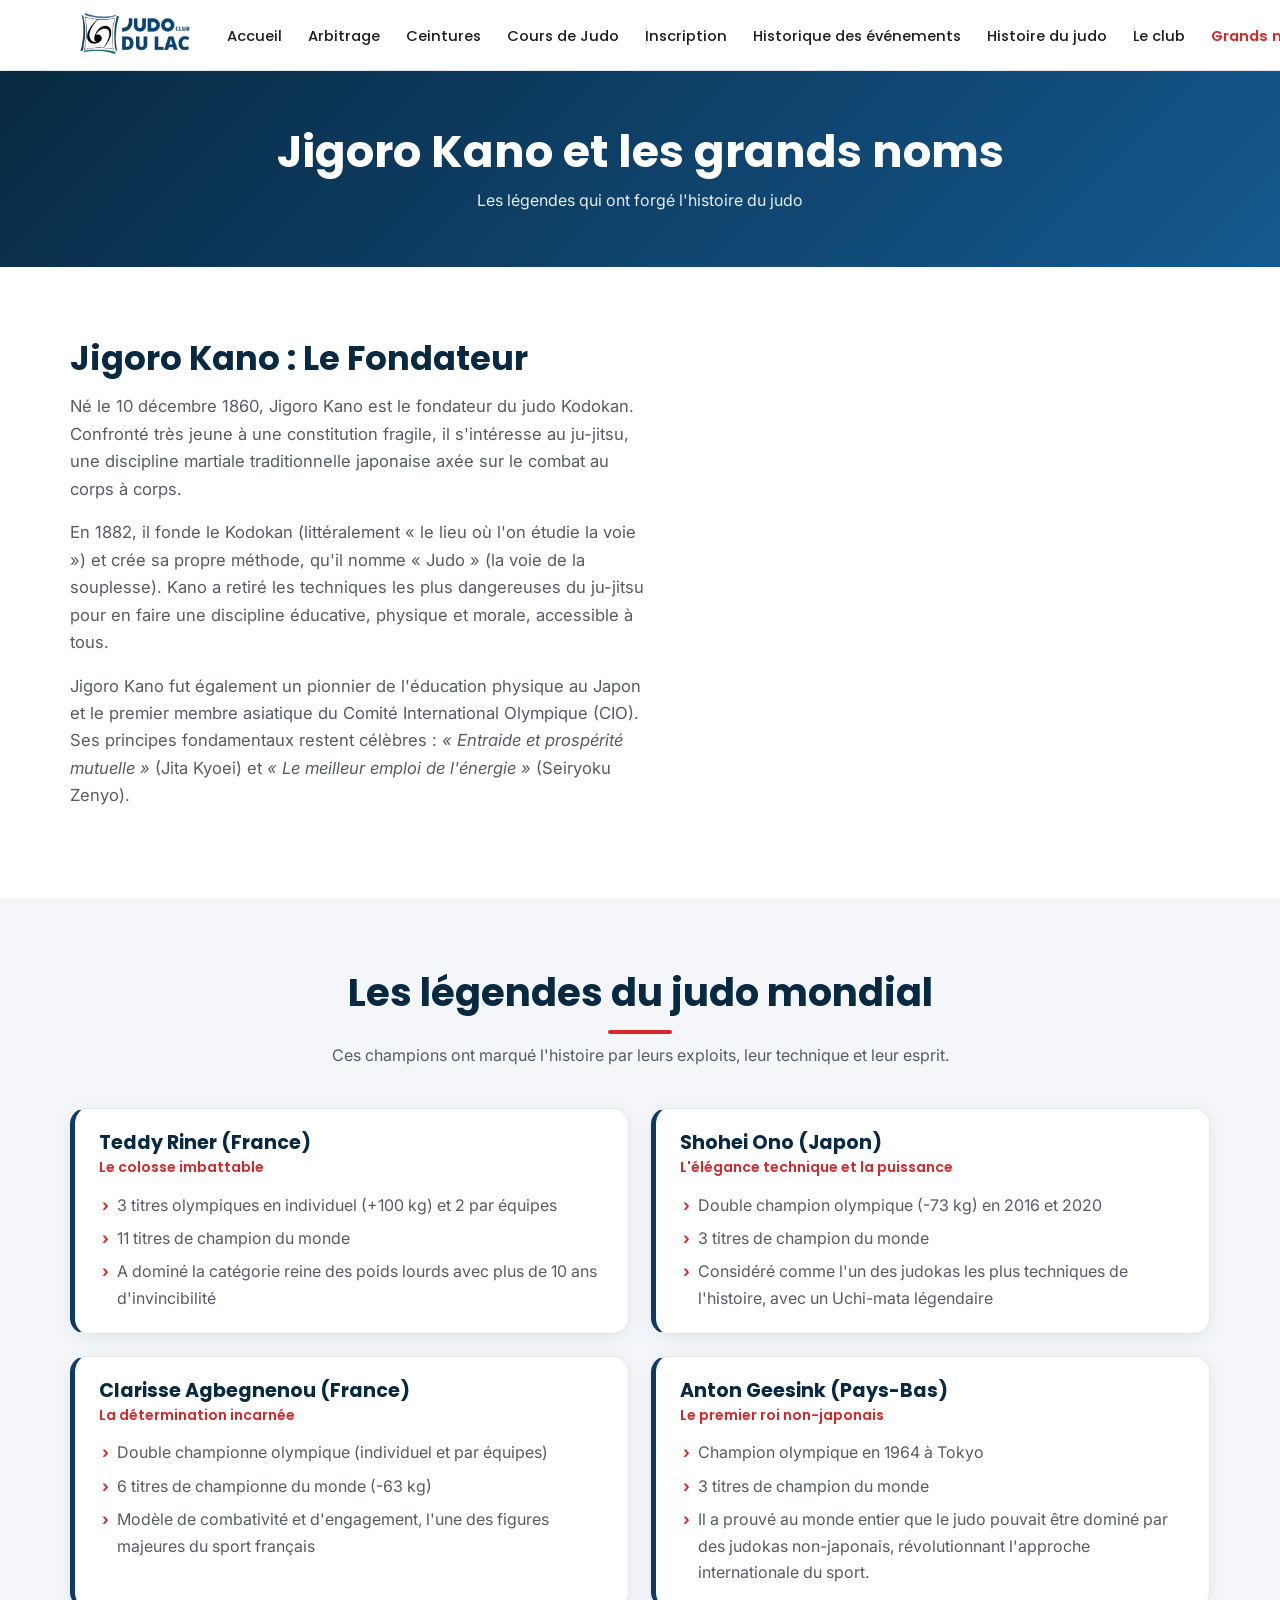
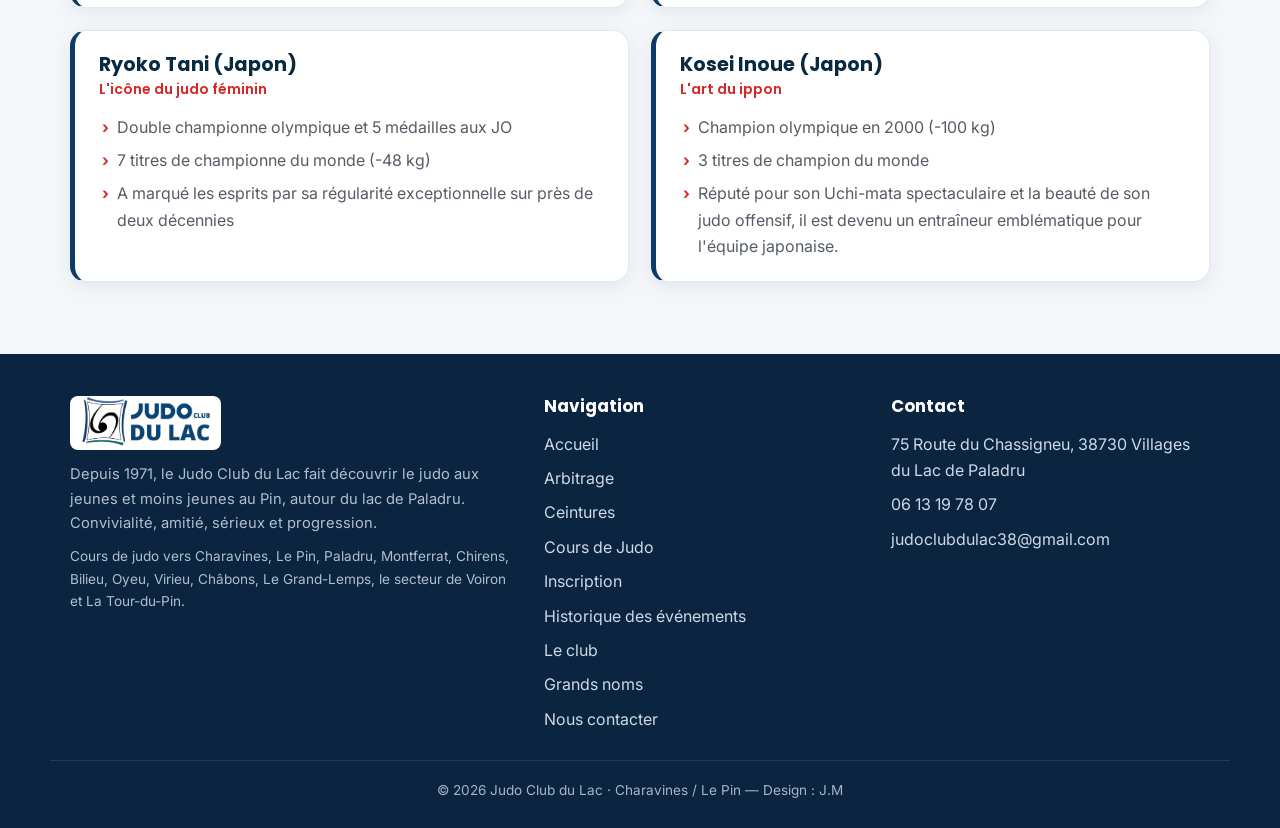
<file: grands-noms.html>
<!DOCTYPE html>
<html lang="fr">
<head>
<!-- Google tag (gtag.js) -->
<script async src="https://www.googletagmanager.com/gtag/js?id=G-MTFCKCX9J2"></script>
<script>
  window.dataLayer = window.dataLayer || [];
  function gtag(){dataLayer.push(arguments);}
  gtag('js', new Date());
  gtag('config', 'G-MTFCKCX9J2');
</script>
<meta charset="utf-8">
<meta name="viewport" content="width=device-width, initial-scale=1">
<title>Jigoro Kano et les grands noms du judo | Judo Club du Lac</title>
<meta name="description" content="Découvrez l'histoire de Jigoro Kano, le fondateur du judo, ainsi que les plus grands champions qui ont marqué l'histoire de ce sport.">
<meta property="og:title" content="Jigoro Kano et les grands noms du judo | Judo Club du Lac">
<meta property="og:description" content="Découvrez l'histoire de Jigoro Kano, le fondateur du judo, ainsi que les plus grands champions qui ont marqué l'histoire de ce sport.">
<meta property="og:type" content="website">
<meta property="og:image" content="https://judoclubdulac.fr/assets/img/photos/club-og.jpeg">
<link rel="canonical" href="https://judoclubdulac.fr/grands-noms">
<link rel="icon" href="favicon.ico" sizes="any">
<link rel="icon" type="image/png" href="assets/img/logonoiresiterond.png">
<link rel="apple-touch-icon" href="assets/img/logonoiresiterond.png">
<link rel="preconnect" href="https://fonts.googleapis.com">
<link rel="preconnect" href="https://fonts.gstatic.com" crossorigin>
<link href="https://fonts.googleapis.com/css2?family=Inter:wght@400;500;600&family=Poppins:wght@500;600;700&display=swap" rel="stylesheet">
<link rel="stylesheet" href="assets/css/style.css">
</head>
<body>
<header class="site-header">
  <nav class="container nav" aria-label="Navigation principale">
    <a class="nav__logo" href="/">
      <img src="assets/img/logo-header.jpg" alt="Logo Judo Club du Lac">
      <span>Judo Club du Lac</span>
    </a>
    <button class="nav__toggle" aria-label="Ouvrir le menu" aria-expanded="false" aria-controls="menu">
      <span></span><span></span><span></span>
    </button>
    <ul class="nav__links" id="menu">
      <li><a href="/">Accueil</a></li><li><a href="arbitrage">Arbitrage</a></li><li><a href="ceintures">Ceintures</a></li><li><a href="cours-de-judo">Cours de Judo</a></li><li><a href="inscription">Inscription</a></li><li><a href="historique">Historique des événements</a></li><li><a href="histoire-du-judo">Histoire du judo</a></li><li><a href="le-club">Le club</a></li><li><a href="grands-noms" class="active">Grands noms</a></li><li><a href="contact">Nous contacter</a></li>
    </ul>
  </nav>
  <div class="nav__backdrop"></div>
</header>
<main>
<section class="page-head"><div class="container reveal"><h1>Jigoro Kano et les grands noms</h1><p>Les légendes qui ont forgé l'histoire du judo</p></div></section>
<section class="section"><div class="container">
  <div class="club-split reveal">
    <div class="prose" style="margin:0">
      <h2 style="font-size:clamp(1.6rem,4.5vw,2.1rem);color:var(--primary-dark);margin-bottom:14px">Jigoro Kano : Le Fondateur</h2>
      <p>Né le 10 décembre 1860, Jigoro Kano est le fondateur du judo Kodokan. Confronté très jeune à une constitution fragile, il s'intéresse au ju-jitsu, une discipline martiale traditionnelle japonaise axée sur le combat au corps à corps.</p>
      <p>En 1882, il fonde le Kodokan (littéralement « le lieu où l'on étudie la voie ») et crée sa propre méthode, qu'il nomme « Judo » (la voie de la souplesse). Kano a retiré les techniques les plus dangereuses du ju-jitsu pour en faire une discipline éducative, physique et morale, accessible à tous.</p>
      <p>Jigoro Kano fut également un pionnier de l'éducation physique au Japon et le premier membre asiatique du Comité International Olympique (CIO). Ses principes fondamentaux restent célèbres : <em>« Entraide et prospérité mutuelle »</em> (Jita Kyoei) et <em>« Le meilleur emploi de l'énergie »</em> (Seiryoku Zenyo).</p>
    </div>
  </div>
</div></section>

<section class="section section--alt"><div class="container">
  <h2 class="section-title reveal">Les légendes du judo mondial</h2>
  <p class="section-intro reveal">Ces champions ont marqué l'histoire par leurs exploits, leur technique et leur esprit.</p>

  <div class="grid grid--2" style="margin-top: 40px;">
    <article class="honor reveal">
      <h3>Teddy Riner (France)</h3>
      <span class="honor__role">Le colosse imbattable</span>
      <ul>
        <li>3 titres olympiques en individuel (+100 kg) et 2 par équipes</li>
        <li>11 titres de champion du monde</li>
        <li>A dominé la catégorie reine des poids lourds avec plus de 10 ans d'invincibilité</li>
      </ul>
    </article>
    <article class="honor reveal">
      <h3>Shohei Ono (Japon)</h3>
      <span class="honor__role">L'élégance technique et la puissance</span>
      <ul>
        <li>Double champion olympique (-73 kg) en 2016 et 2020</li>
        <li>3 titres de champion du monde</li>
        <li>Considéré comme l'un des judokas les plus techniques de l'histoire, avec un Uchi-mata légendaire</li>
      </ul>
    </article>
    <article class="honor reveal">
      <h3>Clarisse Agbegnenou (France)</h3>
      <span class="honor__role">La détermination incarnée</span>
      <ul>
        <li>Double championne olympique (individuel et par équipes)</li>
        <li>6 titres de championne du monde (-63 kg)</li>
        <li>Modèle de combativité et d'engagement, l'une des figures majeures du sport français</li>
      </ul>
    </article>
    <article class="honor reveal">
      <h3>Anton Geesink (Pays-Bas)</h3>
      <span class="honor__role">Le premier roi non-japonais</span>
      <ul>
        <li>Champion olympique en 1964 à Tokyo</li>
        <li>3 titres de champion du monde</li>
        <li>Il a prouvé au monde entier que le judo pouvait être dominé par des judokas non-japonais, révolutionnant l'approche internationale du sport.</li>
      </ul>
    </article>
    <article class="honor reveal">
      <h3>Ryoko Tani (Japon)</h3>
      <span class="honor__role">L'icône du judo féminin</span>
      <ul>
        <li>Double championne olympique et 5 médailles aux JO</li>
        <li>7 titres de championne du monde (-48 kg)</li>
        <li>A marqué les esprits par sa régularité exceptionnelle sur près de deux décennies</li>
      </ul>
    </article>
    <article class="honor reveal">
      <h3>Kosei Inoue (Japon)</h3>
      <span class="honor__role">L'art du ippon</span>
      <ul>
        <li>Champion olympique en 2000 (-100 kg)</li>
        <li>3 titres de champion du monde</li>
        <li>Réputé pour son Uchi-mata spectaculaire et la beauté de son judo offensif, il est devenu un entraîneur emblématique pour l'équipe japonaise.</li>
      </ul>
    </article>
  </div>
</div></section>
</main>
<footer class="site-footer">
  <div class="container footer-grid">
    <div class="footer-brand">
      <img src="assets/img/logo-header.jpg" alt="Judo Club du Lac">
      <p>Depuis 1971, le Judo Club du Lac fait découvrir le judo aux jeunes et moins jeunes au Pin, autour du lac de Paladru. Convivialité, amitié, sérieux et progression.</p>
      <p style="font-size:.85rem;opacity:.85;margin-top:10px">Cours de judo vers Charavines, Le Pin, Paladru, Montferrat, Chirens, Bilieu, Oyeu, Virieu, Châbons, Le Grand-Lemps, le secteur de Voiron et La Tour-du-Pin.</p>
    </div>
    <div>
      <h4>Navigation</h4>
      <div class="footer-links"><a href="/">Accueil</a><a href="arbitrage">Arbitrage</a><a href="ceintures">Ceintures</a><a href="cours-de-judo">Cours de Judo</a><a href="inscription">Inscription</a><a href="historique">Historique des événements</a><a href="le-club">Le club</a><a href="grands-noms">Grands noms</a><a href="contact">Nous contacter</a></div>
    </div>
    <div>
      <h4>Contact</h4>
      <div class="footer-links">
        <a href="https://maps.google.com/?cid=11356528706265056698" target="_blank" rel="noopener">75 Route du Chassigneu, 38730 Villages du Lac de Paladru</a>
        <a href="tel:0613197807">06 13 19 78 07</a>
        <a href="mailto:judoclubdulac38@gmail.com">judoclubdulac38@gmail.com</a>
      </div>
    </div>
  </div>
  <div class="container footer-bottom">
    © <span data-year>2026</span> Judo Club du Lac · Charavines / Le Pin — Design : J.M
  </div>
</footer>
<script src="assets/js/main.js"></script>
</body>
</html>
</file>
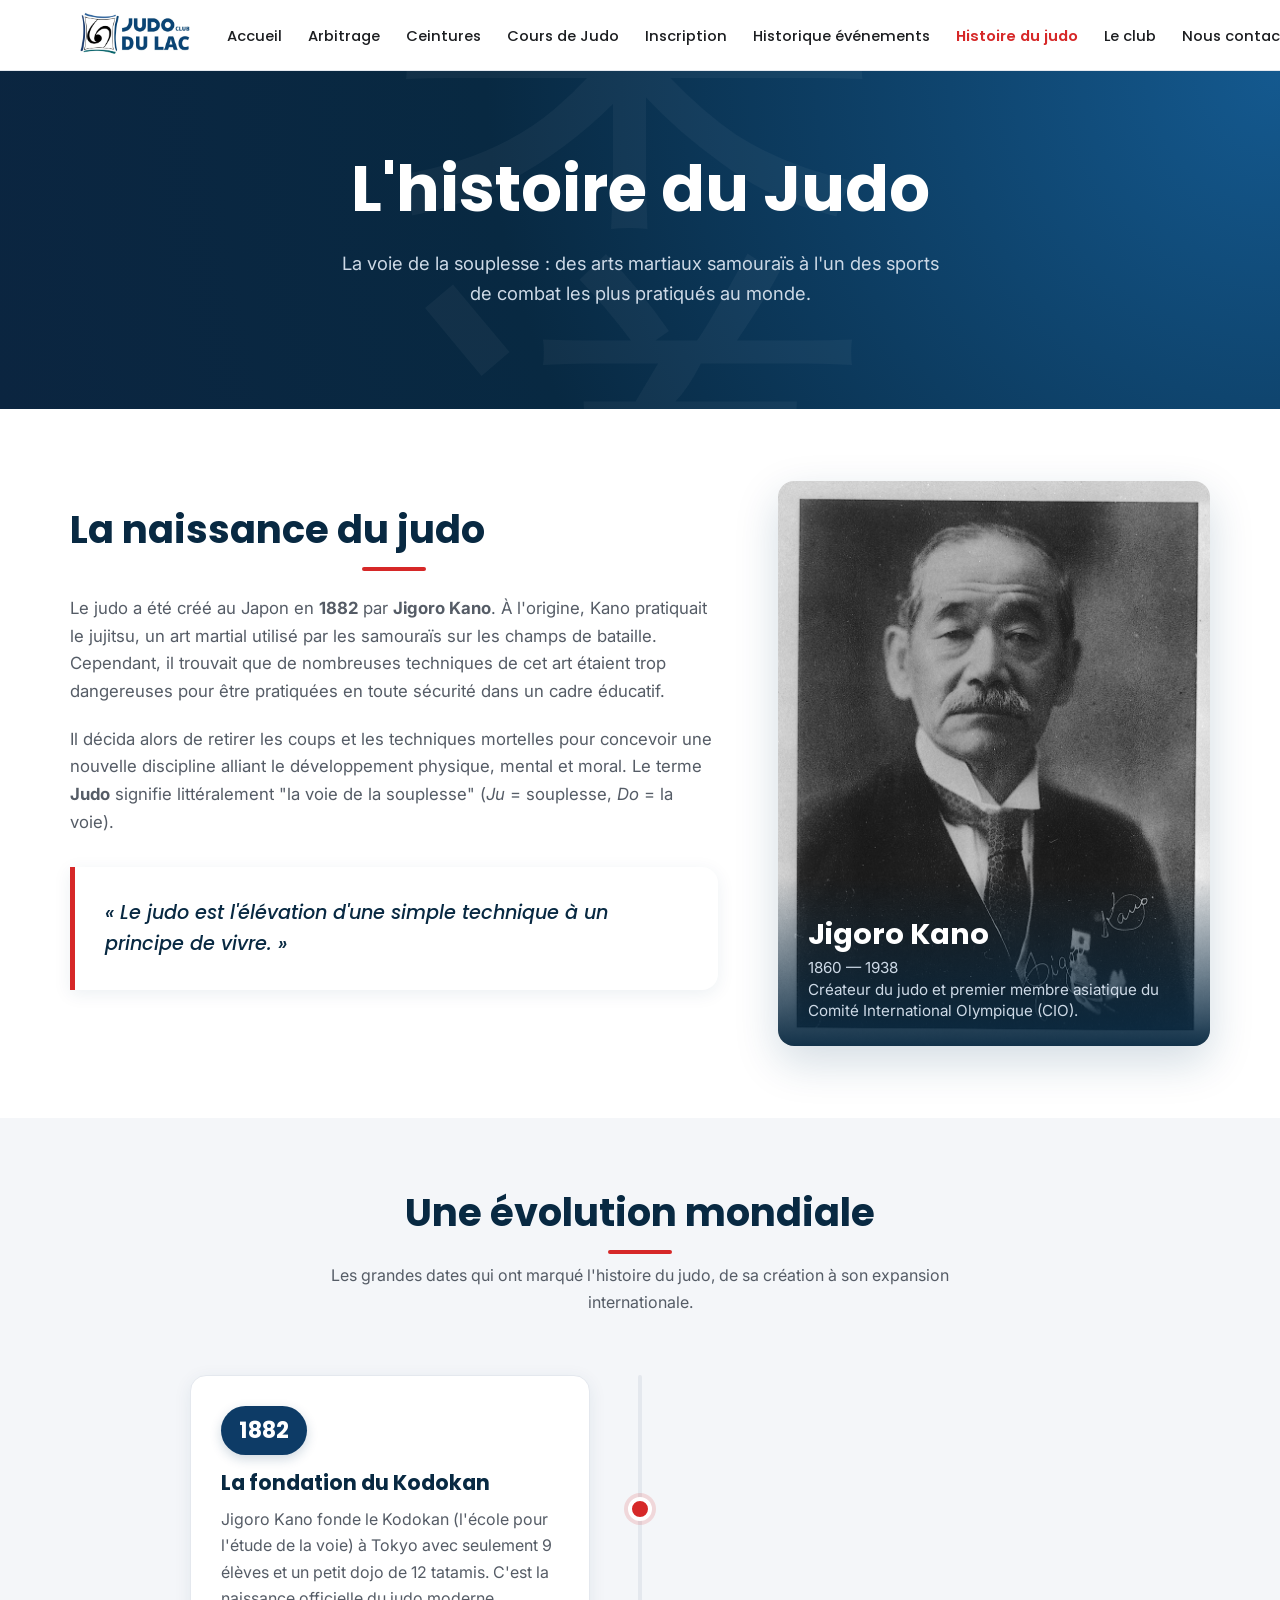
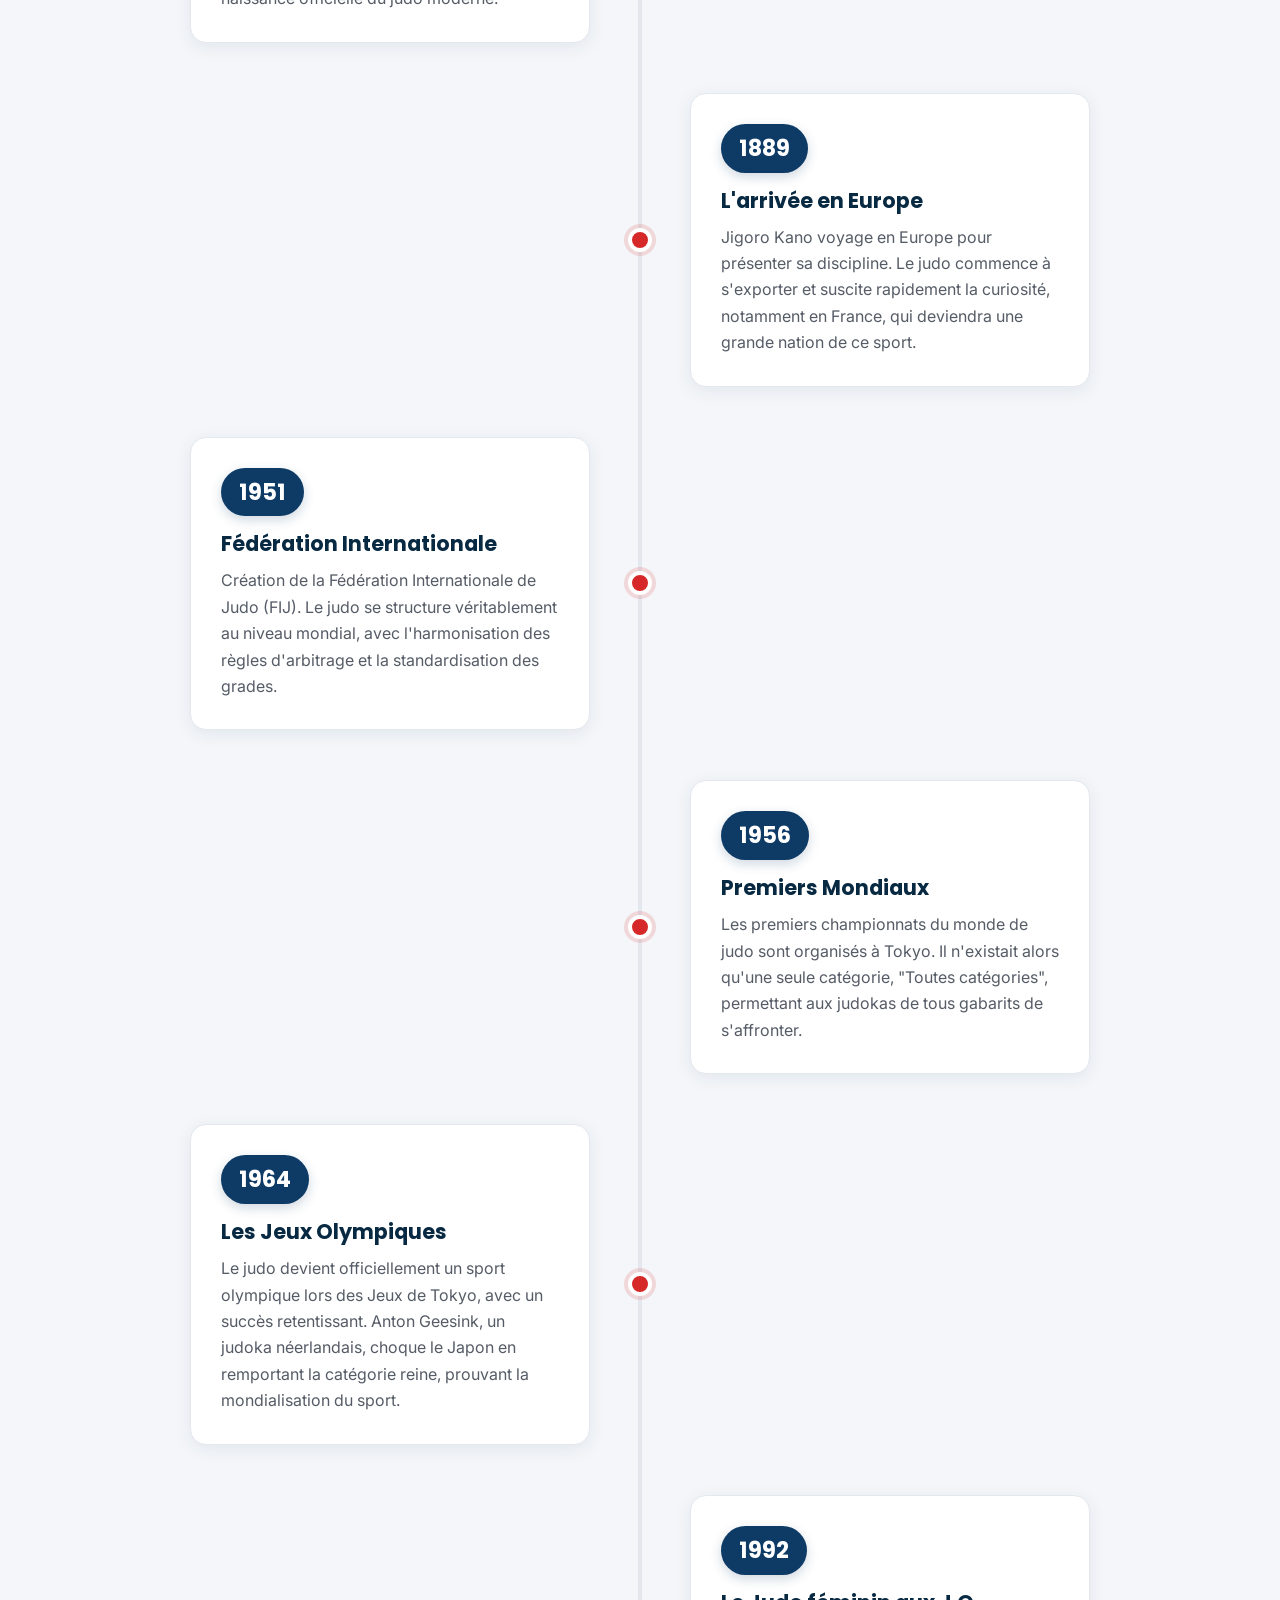
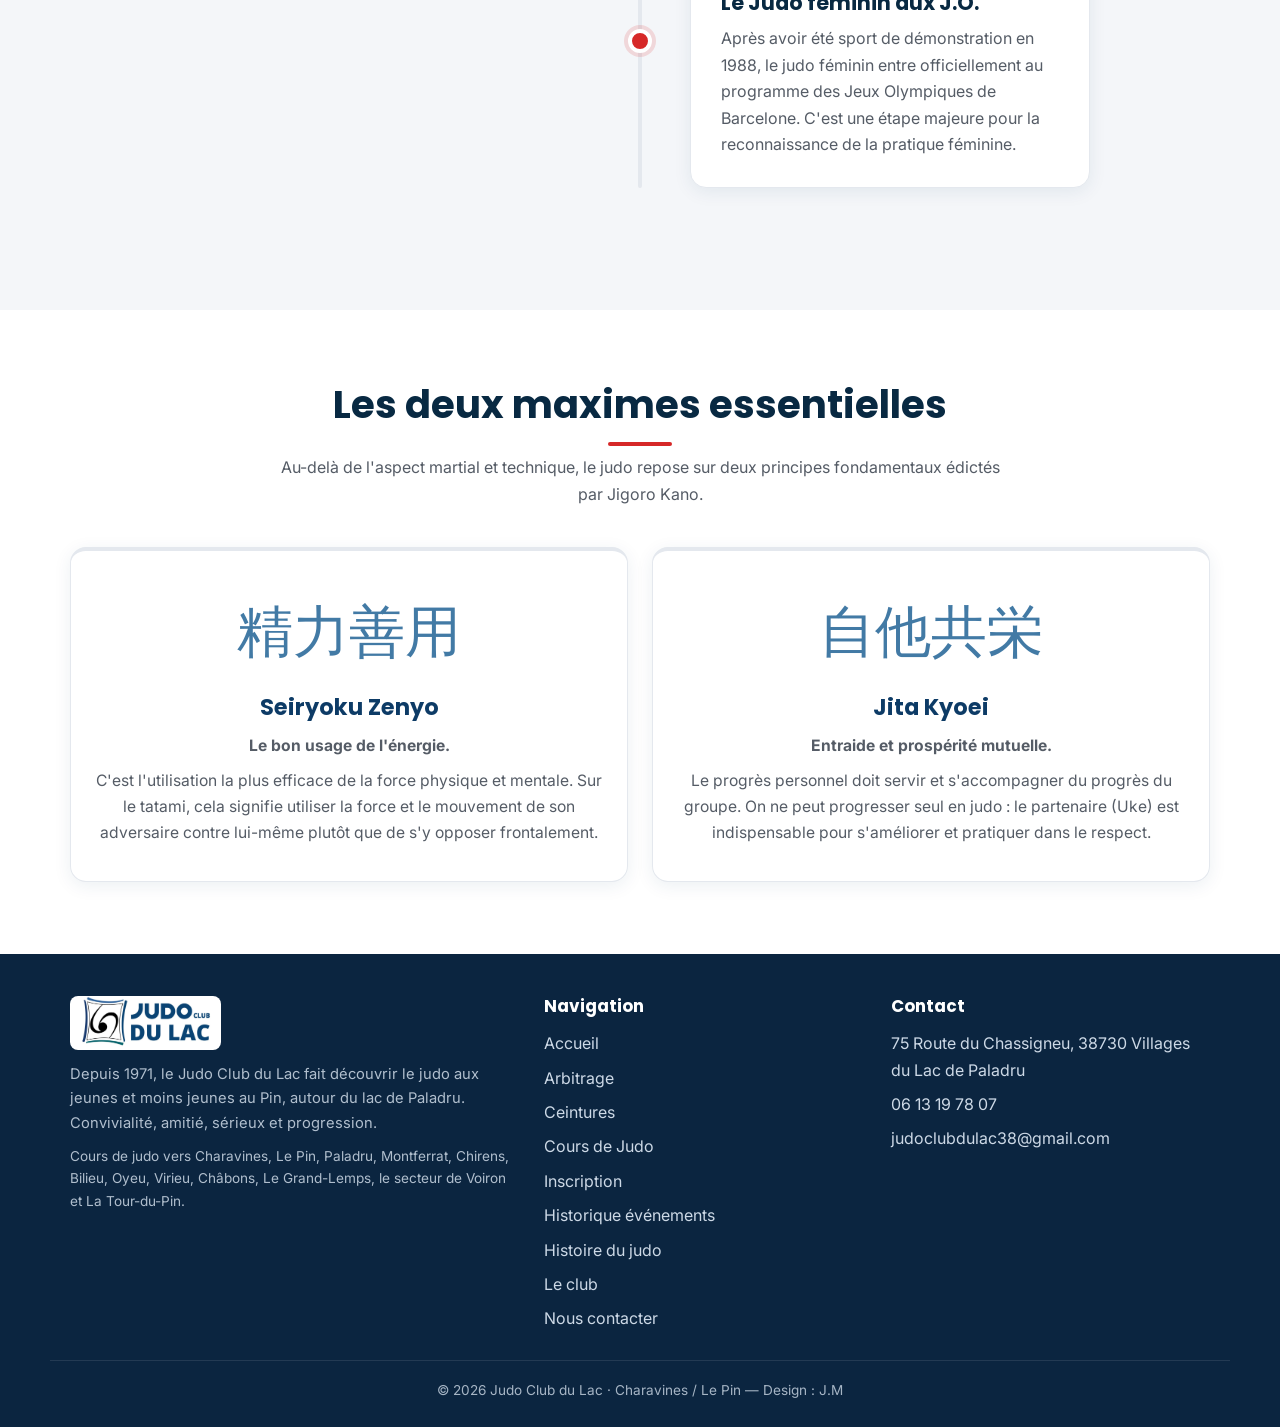
<file: histoire-du-judo.html>
<!DOCTYPE html>
<html lang="fr">
<head>
<!-- Google tag (gtag.js) -->
<script async src="https://www.googletagmanager.com/gtag/js?id=G-MTFCKCX9J2"></script>
<script>
  window.dataLayer = window.dataLayer || [];
  function gtag(){dataLayer.push(arguments);}
  gtag('js', new Date());
  gtag('config', 'G-MTFCKCX9J2');
</script>
<meta charset="utf-8">
<meta name="viewport" content="width=device-width, initial-scale=1">
<title>L'histoire du Judo | Judo Club du Lac</title>
<meta name="description" content="Découvrez l'histoire fascinante du judo, de sa création par Jigoro Kano en 1882 à son évolution en sport olympique moderne.">
<link rel="icon" href="favicon.ico" sizes="any">
<link rel="icon" type="image/png" href="assets/img/logonoiresiterond.png">
<link rel="apple-touch-icon" href="assets/img/logonoiresiterond.png">
<link rel="preconnect" href="https://fonts.googleapis.com">
<link rel="preconnect" href="https://fonts.gstatic.com" crossorigin>
<link href="https://fonts.googleapis.com/css2?family=Inter:wght@400;500;600&family=Poppins:wght@500;600;700&display=swap" rel="stylesheet">
<link rel="stylesheet" href="assets/css/style.css">
<style>
/* Custom History Styles */
.hero-history {
  position: relative;
  background: radial-gradient(circle at top right, var(--primary-light), var(--primary-dark) 60%, var(--bg-dark));
  color: #fff;
  padding: 80px 0 100px;
  overflow: hidden;
  text-align: center;
}
.hero-history::before {
  content: "柔道";
  position: absolute;
  top: 50%;
  left: 50%;
  transform: translate(-50%, -50%);
  font-size: 40vw;
  font-family: serif;
  color: rgba(255, 255, 255, 0.04);
  pointer-events: none;
  line-height: 1;
}
.hero-history h1 {
  font-size: clamp(2.4rem, 6vw, 4rem);
  color: #fff;
  margin-bottom: 20px;
  position: relative;
  z-index: 2;
}
.hero-history p {
  font-size: 1.15rem;
  color: #cdd9e6;
  max-width: 600px;
  margin: 0 auto;
  position: relative;
  z-index: 2;
}

.kano-block {
  display: grid;
  grid-template-columns: 1.2fr 0.8fr;
  gap: 60px;
  align-items: center;
}
.kano-text {
  font-size: 1.05rem;
}
.kano-text p {
  margin-bottom: 20px;
  color: var(--text-soft);
}
.kano-quote {
  background: var(--bg);
  padding: 30px;
  border-left: 5px solid var(--accent);
  border-radius: 0 var(--radius) var(--radius) 0;
  box-shadow: var(--shadow);
  margin: 30px 0;
  transition: transform 0.3s var(--ease);
}
.kano-quote:hover {
  transform: translateX(6px);
}
.kano-quote p {
  font-size: 1.2rem;
  font-style: italic;
  color: var(--primary-dark);
  margin: 0;
  font-family: var(--font-head);
  font-weight: 500;
}
.kano-visual {
  position: relative;
  border-radius: var(--radius);
  overflow: hidden;
  box-shadow: var(--shadow-lg);
}
.kano-visual img {
  width: 100%;
  height: 100%;
  object-fit: cover;
  transition: transform 0.6s var(--ease);
  display: block;
}
.kano-visual:hover img {
  transform: scale(1.05);
}
.kano-visual-caption {
  position: absolute;
  bottom: 0;
  left: 0;
  right: 0;
  background: linear-gradient(to top, rgba(8, 41, 66, 0.95) 0%, transparent 100%);
  color: #fff;
  padding: 40px 30px 25px;
  text-align: left;
}
.kano-visual-caption h3 {
  font-size: 1.8rem;
  color: #fff;
  margin-bottom: 6px;
}
.kano-visual-caption p {
  font-size: 0.95rem;
  color: #cdd9e6;
  margin: 0;
  line-height: 1.4;
}

.timeline {
  position: relative;
  max-width: 900px;
  margin: 60px auto 0;
}
.timeline::before {
  content: '';
  position: absolute;
  top: 0;
  bottom: 0;
  left: 50%;
  width: 4px;
  background: var(--border);
  transform: translateX(-50%);
  border-radius: 4px;
}
.timeline-item {
  display: flex;
  justify-content: space-between;
  align-items: center;
  margin-bottom: 50px;
  position: relative;
  width: 100%;
}
.timeline-item:nth-child(even) {
  flex-direction: row-reverse;
}
.timeline-dot {
  position: absolute;
  left: 50%;
  top: 50%;
  width: 24px;
  height: 24px;
  background: var(--accent);
  border: 4px solid var(--bg);
  border-radius: 50%;
  transform: translate(-50%, -50%);
  box-shadow: 0 0 0 4px rgba(214,40,40,0.15);
  transition: 0.3s var(--ease);
  z-index: 2;
}
.timeline-item:hover .timeline-dot {
  transform: translate(-50%, -50%) scale(1.4);
  background: var(--primary);
  box-shadow: 0 0 0 6px rgba(13,59,102,0.15);
}
.timeline-content {
  width: calc(50% - 50px);
  background: var(--bg);
  padding: 30px;
  border-radius: var(--radius);
  border: 1px solid var(--border);
  box-shadow: var(--shadow);
  transition: transform 0.4s var(--ease), box-shadow 0.4s var(--ease);
}
.timeline-item:hover .timeline-content {
  transform: translateY(-5px);
  box-shadow: var(--shadow-lg);
  border-color: var(--accent);
}
.timeline-year {
  display: inline-block;
  font-family: var(--font-head);
  font-weight: 700;
  font-size: 1.4rem;
  color: #fff;
  background: var(--primary);
  padding: 6px 18px;
  border-radius: 999px;
  margin-bottom: 16px;
  box-shadow: 0 4px 12px rgba(13,59,102,0.2);
}
.timeline-title {
  font-size: 1.3rem;
  color: var(--primary-dark);
  margin-bottom: 10px;
}
.timeline-content p {
  color: var(--text-soft);
  font-size: 1rem;
  margin: 0;
}

.values-grid {
  display: grid;
  grid-template-columns: repeat(auto-fit, minmax(280px, 1fr));
  gap: 24px;
  margin-top: 40px;
}
.value-card {
  background: var(--bg);
  padding: 35px 25px;
  border-radius: var(--radius);
  text-align: center;
  border: 1px solid var(--border);
  border-top: 4px solid var(--border);
  box-shadow: var(--shadow);
  transition: transform 0.3s var(--ease), border-color 0.3s;
  cursor: default;
}
.value-card:hover {
  transform: translateY(-6px);
  border-top-color: var(--accent);
  box-shadow: var(--shadow-lg);
}
.value-card h3 {
  font-size: 1.4rem;
  color: var(--primary);
  margin-bottom: 12px;
}
.value-card p {
  color: var(--text-soft);
  font-size: 0.98rem;
}
.value-card .kanji {
  font-size: 3.5rem;
  color: var(--primary-light);
  display: block;
  margin-bottom: 15px;
  font-family: serif;
  opacity: 0.8;
  transition: color 0.3s, transform 0.3s;
}
.value-card:hover .kanji {
  color: var(--accent);
  transform: scale(1.1);
}

@media (max-width: 820px) {
  .kano-block { grid-template-columns: 1fr; gap: 40px; }
  .kano-text { order: 2; }
  .kano-visual { order: 1; }
}
@media (max-width: 760px) {
  .timeline::before { left: 30px; }
  .timeline-item, .timeline-item:nth-child(even) { flex-direction: column; align-items: flex-end; }
  .timeline-content { width: calc(100% - 70px); }
  .timeline-dot { left: 30px; top: 40px; transform: translate(-50%, 0); }
  .timeline-item:hover .timeline-dot { transform: translate(-50%, 0) scale(1.3); }
}
</style>
</head>
<body>
<header class="site-header">
  <nav class="container nav" aria-label="Navigation principale">
    <a class="nav__logo" href="/">
      <img src="assets/img/logo-header.jpg" alt="Logo Judo Club du Lac">
      <span>Judo Club du Lac</span>
    </a>
    <button class="nav__toggle" aria-label="Ouvrir le menu" aria-expanded="false" aria-controls="menu">
      <span></span><span></span><span></span>
    </button>
    <ul class="nav__links" id="menu">
      <li><a href="/">Accueil</a></li>
      <li><a href="arbitrage">Arbitrage</a></li>
      <li><a href="ceintures">Ceintures</a></li>
      <li><a href="cours-de-judo">Cours de Judo</a></li>
      <li><a href="inscription">Inscription</a></li>
      <li><a href="historique">Historique événements</a></li>
      <li><a href="histoire-du-judo" class="active">Histoire du judo</a></li>
      <li><a href="le-club">Le club</a></li>
      <li><a href="contact">Nous contacter</a></li>
    </ul>
  </nav>
  <div class="nav__backdrop"></div>
</header>
<main>

<section class="hero-history">
  <div class="container reveal">
    <h1>L'histoire du Judo</h1>
    <p>La voie de la souplesse : des arts martiaux samouraïs à l'un des sports de combat les plus pratiqués au monde.</p>
  </div>
</section>

<section class="section">
  <div class="container">
    <div class="kano-block">
      <div class="kano-text reveal">
        <h2 class="section-title" style="text-align: left; margin-bottom: 24px;">La naissance du judo</h2>
        <p>Le judo a été créé au Japon en <strong>1882</strong> par <strong>Jigoro Kano</strong>. À l'origine, Kano pratiquait le jujitsu, un art martial utilisé par les samouraïs sur les champs de bataille. Cependant, il trouvait que de nombreuses techniques de cet art étaient trop dangereuses pour être pratiquées en toute sécurité dans un cadre éducatif.</p>
        <p>Il décida alors de retirer les coups et les techniques mortelles pour concevoir une nouvelle discipline alliant le développement physique, mental et moral. Le terme <strong>Judo</strong> signifie littéralement "la voie de la souplesse" (<em>Ju</em> = souplesse, <em>Do</em> = la voie).</p>
        
        <div class="kano-quote">
          <p>« Le judo est l'élévation d'une simple technique à un principe de vivre. »</p>
        </div>
      </div>
      <div class="kano-visual reveal">
        <img src="assets/img/photos/jigoro-kano.jpg" alt="Portrait de Jigoro Kano, fondateur du judo" loading="lazy">
        <div class="kano-visual-caption">
          <h3>Jigoro Kano</h3>
          <p>1860 — 1938<br>Créateur du judo et premier membre asiatique du Comité International Olympique (CIO).</p>
        </div>
      </div>
    </div>
  </div>
</section>

<section class="section section--alt">
  <div class="container">
    <h2 class="section-title reveal">Une évolution mondiale</h2>
    <p class="section-intro reveal">Les grandes dates qui ont marqué l'histoire du judo, de sa création à son expansion internationale.</p>
    
    <div class="timeline">
      <div class="timeline-item reveal">
        <div class="timeline-dot"></div>
        <div class="timeline-content">
          <span class="timeline-year">1882</span>
          <h3 class="timeline-title">La fondation du Kodokan</h3>
          <p>Jigoro Kano fonde le Kodokan (l'école pour l'étude de la voie) à Tokyo avec seulement 9 élèves et un petit dojo de 12 tatamis. C'est la naissance officielle du judo moderne.</p>
        </div>
      </div>
      <div class="timeline-item reveal">
        <div class="timeline-dot"></div>
        <div class="timeline-content">
          <span class="timeline-year">1889</span>
          <h3 class="timeline-title">L'arrivée en Europe</h3>
          <p>Jigoro Kano voyage en Europe pour présenter sa discipline. Le judo commence à s'exporter et suscite rapidement la curiosité, notamment en France, qui deviendra une grande nation de ce sport.</p>
        </div>
      </div>
      <div class="timeline-item reveal">
        <div class="timeline-dot"></div>
        <div class="timeline-content">
          <span class="timeline-year">1951</span>
          <h3 class="timeline-title">Fédération Internationale</h3>
          <p>Création de la Fédération Internationale de Judo (FIJ). Le judo se structure véritablement au niveau mondial, avec l'harmonisation des règles d'arbitrage et la standardisation des grades.</p>
        </div>
      </div>
      <div class="timeline-item reveal">
        <div class="timeline-dot"></div>
        <div class="timeline-content">
          <span class="timeline-year">1956</span>
          <h3 class="timeline-title">Premiers Mondiaux</h3>
          <p>Les premiers championnats du monde de judo sont organisés à Tokyo. Il n'existait alors qu'une seule catégorie, "Toutes catégories", permettant aux judokas de tous gabarits de s'affronter.</p>
        </div>
      </div>
      <div class="timeline-item reveal">
        <div class="timeline-dot"></div>
        <div class="timeline-content">
          <span class="timeline-year">1964</span>
          <h3 class="timeline-title">Les Jeux Olympiques</h3>
          <p>Le judo devient officiellement un sport olympique lors des Jeux de Tokyo, avec un succès retentissant. Anton Geesink, un judoka néerlandais, choque le Japon en remportant la catégorie reine, prouvant la mondialisation du sport.</p>
        </div>
      </div>
      <div class="timeline-item reveal">
        <div class="timeline-dot"></div>
        <div class="timeline-content">
          <span class="timeline-year">1992</span>
          <h3 class="timeline-title">Le Judo féminin aux J.O.</h3>
          <p>Après avoir été sport de démonstration en 1988, le judo féminin entre officiellement au programme des Jeux Olympiques de Barcelone. C'est une étape majeure pour la reconnaissance de la pratique féminine.</p>
        </div>
      </div>
    </div>
  </div>
</section>

<section class="section">
  <div class="container">
    <h2 class="section-title reveal">Les deux maximes essentielles</h2>
    <p class="section-intro reveal">Au-delà de l'aspect martial et technique, le judo repose sur deux principes fondamentaux édictés par Jigoro Kano.</p>
    
    <div class="values-grid">
      <div class="value-card reveal">
        <span class="kanji">精力善用</span>
        <h3>Seiryoku Zenyo</h3>
        <p><strong>Le bon usage de l'énergie.</strong></p>
        <p style="margin-top: 10px;">C'est l'utilisation la plus efficace de la force physique et mentale. Sur le tatami, cela signifie utiliser la force et le mouvement de son adversaire contre lui-même plutôt que de s'y opposer frontalement.</p>
      </div>
      <div class="value-card reveal">
        <span class="kanji">自他共栄</span>
        <h3>Jita Kyoei</h3>
        <p><strong>Entraide et prospérité mutuelle.</strong></p>
        <p style="margin-top: 10px;">Le progrès personnel doit servir et s'accompagner du progrès du groupe. On ne peut progresser seul en judo : le partenaire (Uke) est indispensable pour s'améliorer et pratiquer dans le respect.</p>
      </div>
    </div>
  </div>
</section>

</main>
<footer class="site-footer">
  <div class="container footer-grid">
    <div class="footer-brand">
      <img src="assets/img/logo-header.jpg" alt="Judo Club du Lac">
      <p>Depuis 1971, le Judo Club du Lac fait découvrir le judo aux jeunes et moins jeunes au Pin, autour du lac de Paladru. Convivialité, amitié, sérieux et progression.</p>
      <p style="font-size:.85rem;opacity:.85;margin-top:10px">Cours de judo vers Charavines, Le Pin, Paladru, Montferrat, Chirens, Bilieu, Oyeu, Virieu, Châbons, Le Grand-Lemps, le secteur de Voiron et La Tour-du-Pin.</p>
    </div>
    <div>
      <h4>Navigation</h4>
      <div class="footer-links">
        <a href="/">Accueil</a>
        <a href="arbitrage">Arbitrage</a>
        <a href="ceintures">Ceintures</a>
        <a href="cours-de-judo">Cours de Judo</a>
        <a href="inscription">Inscription</a>
        <a href="historique">Historique événements</a>
        <a href="histoire-du-judo">Histoire du judo</a>
        <a href="le-club">Le club</a>
        <a href="contact">Nous contacter</a>
      </div>
    </div>
    <div>
      <h4>Contact</h4>
      <div class="footer-links">
        <a href="https://maps.google.com/?cid=11356528706265056698" target="_blank" rel="noopener">75 Route du Chassigneu, 38730 Villages du Lac de Paladru</a>
        <a href="tel:0613197807">06 13 19 78 07</a>
        <a href="mailto:judoclubdulac38@gmail.com">judoclubdulac38@gmail.com</a>
      </div>
    </div>
  </div>
  <div class="container footer-bottom">
    © <span data-year>2026</span> Judo Club du Lac · Charavines / Le Pin — Design : J.M
  </div>
</footer>
<script src="assets/js/main.js"></script>
</body>
</html>
</file>
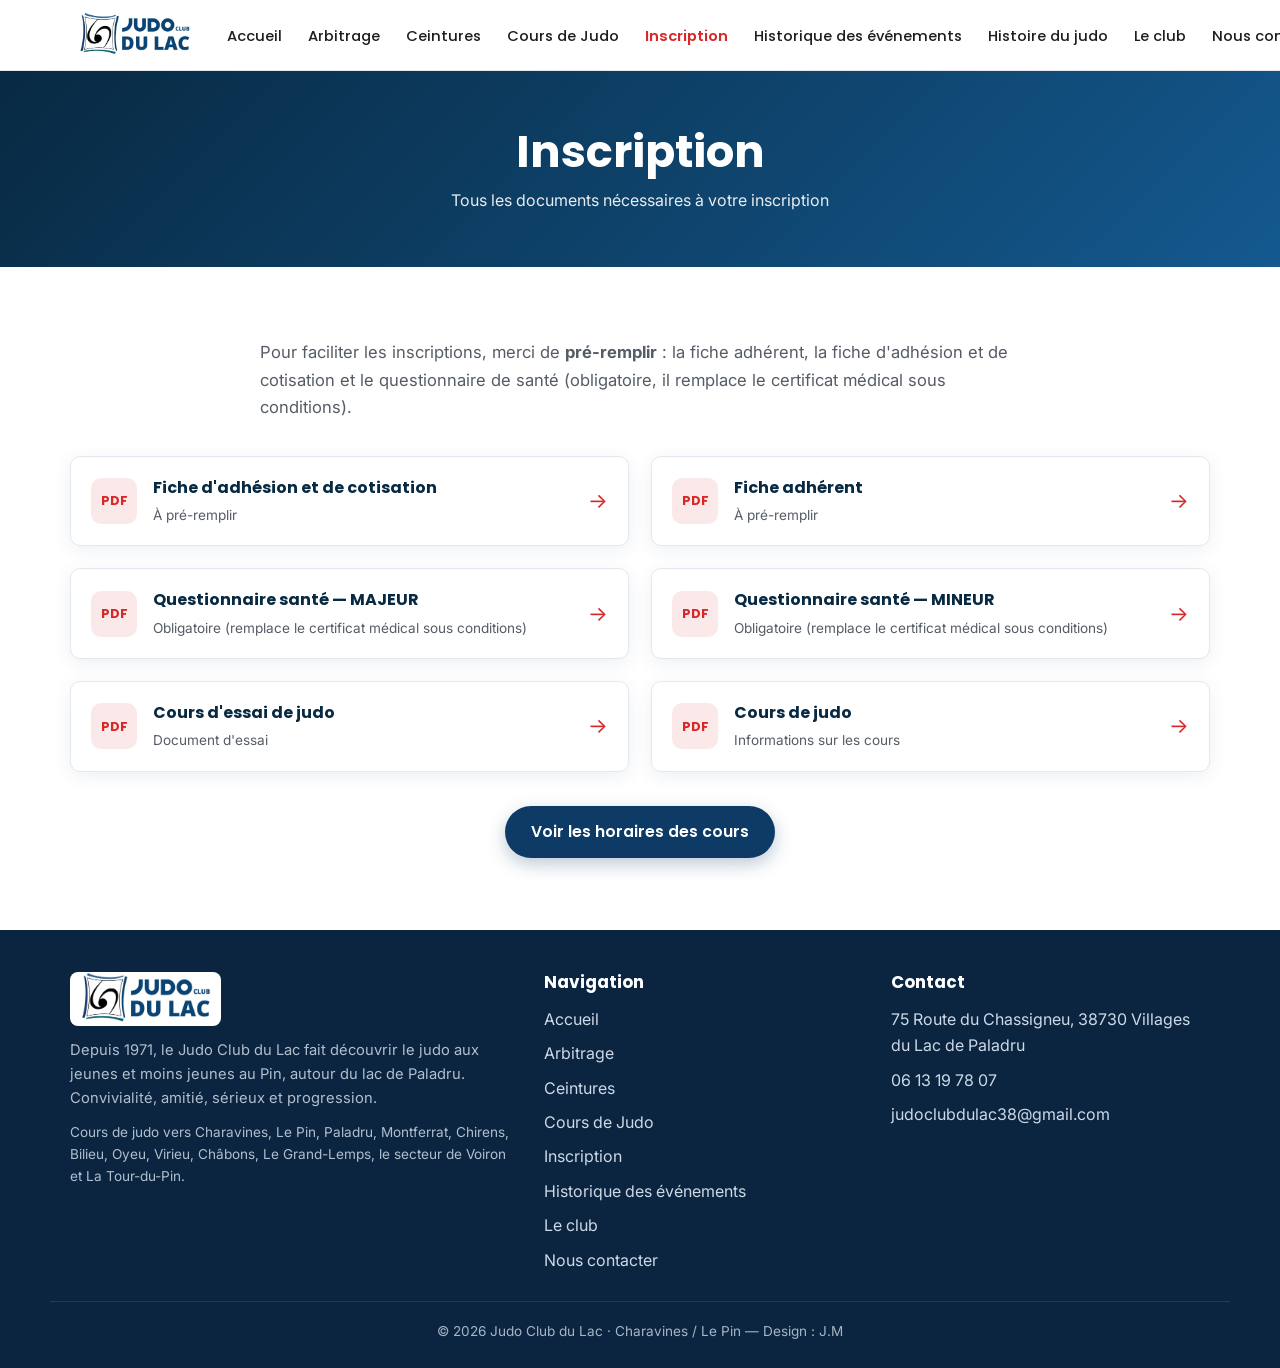
<file: inscription.html>
<!DOCTYPE html>
<html lang="fr">
<head>
<!-- Google tag (gtag.js) -->
<script async src="https://www.googletagmanager.com/gtag/js?id=G-MTFCKCX9J2"></script>
<script>
  window.dataLayer = window.dataLayer || [];
  function gtag(){dataLayer.push(arguments);}
  gtag('js', new Date());
  gtag('config', 'G-MTFCKCX9J2');
</script>
<meta charset="utf-8">
<meta name="viewport" content="width=device-width, initial-scale=1">
<title>Inscription | Judo Club du Lac</title>
<meta name="description" content="Retrouvez tous les documents nécessaires pour votre inscription au Judo Club du Lac (adhésion, cotisation, questionnaire santé).">
<meta property="og:title" content="Inscription | Judo Club du Lac">
<meta property="og:description" content="Retrouvez tous les documents nécessaires pour votre inscription au Judo Club du Lac (adhésion, cotisation, questionnaire santé).">
<meta property="og:type" content="website">
<meta property="og:image" content="https://judoclubdulac.fr/assets/img/photos/club-og.jpeg">
<link rel="canonical" href="https://judoclubdulac.fr/inscription">
<link rel="icon" href="favicon.ico" sizes="any">
<link rel="icon" type="image/png" href="assets/img/logonoiresiterond.png">
<link rel="apple-touch-icon" href="assets/img/logonoiresiterond.png">
<link rel="preconnect" href="https://fonts.googleapis.com">
<link rel="preconnect" href="https://fonts.gstatic.com" crossorigin>
<link href="https://fonts.googleapis.com/css2?family=Inter:wght@400;500;600&family=Poppins:wght@500;600;700&display=swap" rel="stylesheet">
<link rel="stylesheet" href="assets/css/style.css">
</head>
<body>
<header class="site-header">
  <nav class="container nav" aria-label="Navigation principale">
    <a class="nav__logo" href="/">
      <img src="assets/img/logo-header.jpg" alt="Logo Judo Club du Lac">
      <span>Judo Club du Lac</span>
    </a>
    <button class="nav__toggle" aria-label="Ouvrir le menu" aria-expanded="false" aria-controls="menu">
      <span></span><span></span><span></span>
    </button>
    <ul class="nav__links" id="menu">
      <li><a href="/">Accueil</a></li><li><a href="arbitrage">Arbitrage</a></li><li><a href="ceintures">Ceintures</a></li><li><a href="cours-de-judo">Cours de Judo</a></li><li><a href="inscription" class="active">Inscription</a></li><li><a href="historique">Historique des événements</a></li><li><a href="histoire-du-judo">Histoire du judo</a></li><li><a href="le-club">Le club</a></li><li><a href="contact">Nous contacter</a></li>
    </ul>
  </nav>
  <div class="nav__backdrop"></div>
</header>
<main>
<section class="page-head"><div class="container reveal"><h1>Inscription</h1><p>Tous les documents nécessaires à votre inscription</p></div></section>
<section class="section"><div class="container">
  <div class="prose reveal" style="margin-bottom:34px">
    <p>Pour faciliter les inscriptions, merci de <strong>pré-remplir</strong> : la fiche adhérent, la fiche d'adhésion et de cotisation et le questionnaire de santé (obligatoire, il remplace le certificat médical sous conditions).</p>
  </div>
  <div class="grid grid--2"><a class="doc-card" href="assets/docs/adhesion.pdf" target="_blank" rel="noopener">
      <span class="doc-card__icon">PDF</span>
      <span class="doc-card__txt"><strong>Fiche d'adhésion et de cotisation</strong><span>À pré-remplir</span></span>
      <span class="doc-card__arrow">→</span>
    </a><a class="doc-card" href="assets/docs/fiche-adherent-2026-2027.pdf" target="_blank" rel="noopener">
      <span class="doc-card__icon">PDF</span>
      <span class="doc-card__txt"><strong>Fiche adhérent</strong><span>À pré-remplir</span></span>
      <span class="doc-card__arrow">→</span>
    </a><a class="doc-card" href="assets/docs/questionnaire-sante-majeur.pdf" target="_blank" rel="noopener">
      <span class="doc-card__icon">PDF</span>
      <span class="doc-card__txt"><strong>Questionnaire santé — MAJEUR</strong><span>Obligatoire (remplace le certificat médical sous conditions)</span></span>
      <span class="doc-card__arrow">→</span>
    </a><a class="doc-card" href="assets/docs/questionnaire-sante-mineur.pdf" target="_blank" rel="noopener">
      <span class="doc-card__icon">PDF</span>
      <span class="doc-card__txt"><strong>Questionnaire santé — MINEUR</strong><span>Obligatoire (remplace le certificat médical sous conditions)</span></span>
      <span class="doc-card__arrow">→</span>
    </a><a class="doc-card" href="assets/docs/carte-judo-essai-jcl.pdf" target="_blank" rel="noopener">
      <span class="doc-card__icon">PDF</span>
      <span class="doc-card__txt"><strong>Cours d'essai de judo</strong><span>Document d'essai</span></span>
      <span class="doc-card__arrow">→</span>
    </a><a class="doc-card" href="assets/docs/horaires-cours.pdf" target="_blank" rel="noopener">
      <span class="doc-card__icon">PDF</span>
      <span class="doc-card__txt"><strong>Cours de judo</strong><span>Informations sur les cours</span></span>
      <span class="doc-card__arrow">→</span>
    </a></div>
  <div style="text-align:center;margin-top:34px" class="reveal">
    <a class="btn btn--primary" href="cours-de-judo">Voir les horaires des cours</a>
  </div>
</div></section></main>
<footer class="site-footer">
  <div class="container footer-grid">
    <div class="footer-brand">
      <img src="assets/img/logo-header.jpg" alt="Judo Club du Lac">
      <p>Depuis 1971, le Judo Club du Lac fait découvrir le judo aux jeunes et moins jeunes au Pin, autour du lac de Paladru. Convivialité, amitié, sérieux et progression.</p>
      <p style="font-size:.85rem;opacity:.85;margin-top:10px">Cours de judo vers Charavines, Le Pin, Paladru, Montferrat, Chirens, Bilieu, Oyeu, Virieu, Châbons, Le Grand-Lemps, le secteur de Voiron et La Tour-du-Pin.</p>
    </div>
    <div>
      <h4>Navigation</h4>
      <div class="footer-links"><a href="/">Accueil</a><a href="arbitrage">Arbitrage</a><a href="ceintures">Ceintures</a><a href="cours-de-judo">Cours de Judo</a><a href="inscription">Inscription</a><a href="historique">Historique des événements</a><a href="le-club">Le club</a><a href="contact">Nous contacter</a></div>
    </div>
    <div>
      <h4>Contact</h4>
      <div class="footer-links">
        <a href="https://maps.google.com/?cid=11356528706265056698" target="_blank" rel="noopener">75 Route du Chassigneu, 38730 Villages du Lac de Paladru</a>
        <a href="tel:0613197807">06 13 19 78 07</a>
        <a href="mailto:judoclubdulac38@gmail.com">judoclubdulac38@gmail.com</a>
      </div>
    </div>
  </div>
  <div class="container footer-bottom">
    © <span data-year>2026</span> Judo Club du Lac · Charavines / Le Pin — Design : J.M
  </div>
</footer>
<script src="assets/js/main.js"></script>
</body>
</html>
</file>
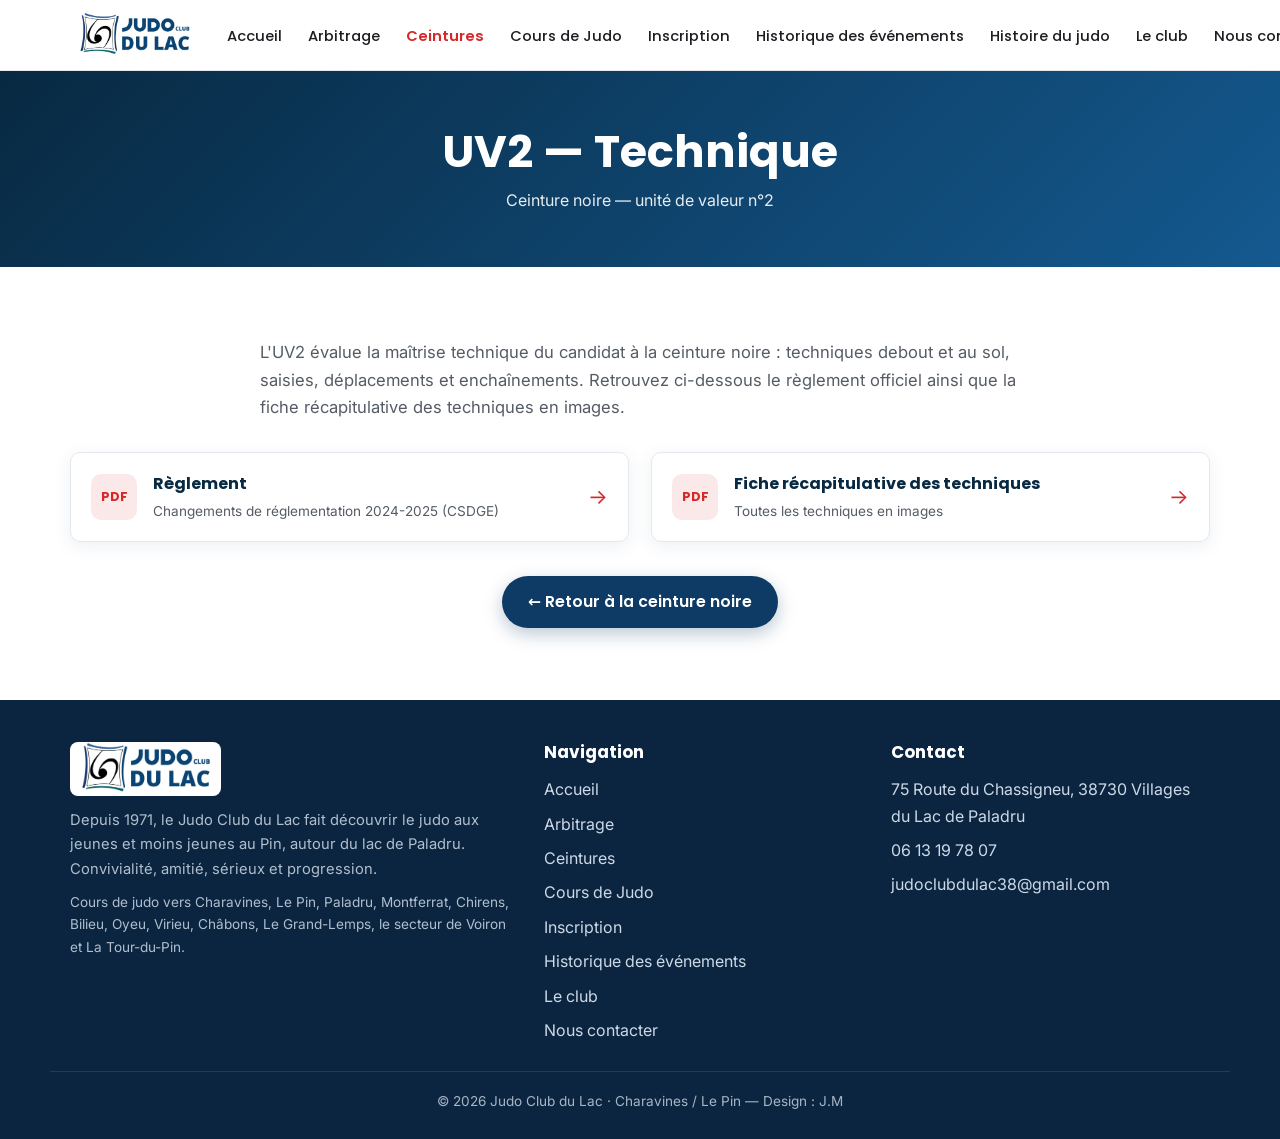
<file: uv2.html>
<!DOCTYPE html>
<html lang="fr">
<head>
<!-- Google tag (gtag.js) -->
<script async src="https://www.googletagmanager.com/gtag/js?id=G-MTFCKCX9J2"></script>
<script>
  window.dataLayer = window.dataLayer || [];
  function gtag(){dataLayer.push(arguments);}
  gtag('js', new Date());
  gtag('config', 'G-MTFCKCX9J2');
</script>
<meta charset="utf-8">
<meta name="viewport" content="width=device-width, initial-scale=1">
<title>UV2 — Technique | Judo Club du Lac</title>
<meta name="description" content="UV2 Technique de la ceinture noire : règlement officiel et fiche récapitulative des techniques en images.">
<meta property="og:title" content="UV2 — Technique | Judo Club du Lac">
<meta property="og:description" content="UV2 Technique de la ceinture noire : règlement officiel et fiche récapitulative des techniques en images.">
<meta property="og:type" content="website">
<meta property="og:image" content="https://judoclubdulac.fr/assets/img/photos/club-og.jpeg">
<link rel="canonical" href="https://judoclubdulac.fr/uv2">
<link rel="icon" href="favicon.ico" sizes="any">
<link rel="icon" type="image/png" href="assets/img/logonoiresiterond.png">
<link rel="apple-touch-icon" href="assets/img/logonoiresiterond.png">
<link rel="preconnect" href="https://fonts.googleapis.com">
<link rel="preconnect" href="https://fonts.gstatic.com" crossorigin>
<link href="https://fonts.googleapis.com/css2?family=Inter:wght@400;500;600&family=Poppins:wght@500;600;700&display=swap" rel="stylesheet">
<link rel="stylesheet" href="assets/css/style.css">
</head>
<body>
<header class="site-header">
  <nav class="container nav" aria-label="Navigation principale">
    <a class="nav__logo" href="/">
      <img src="assets/img/logo-header.jpg" alt="Judo Club du Lac">
      <span>Judo Club du Lac</span>
    </a>
    <button class="nav__toggle" aria-label="Ouvrir le menu" aria-expanded="false" aria-controls="menu">
      <span></span><span></span><span></span>
    </button>
    <ul class="nav__links" id="menu">
      <li><a href="/">Accueil</a></li><li><a href="arbitrage">Arbitrage</a></li><li><a href="ceintures" class="active">Ceintures</a></li><li><a href="cours-de-judo">Cours de Judo</a></li><li><a href="inscription">Inscription</a></li><li><a href="historique">Historique des événements</a></li><li><a href="histoire-du-judo">Histoire du judo</a></li><li><a href="le-club">Le club</a></li><li><a href="contact">Nous contacter</a></li>
    </ul>
  </nav>
  <div class="nav__backdrop"></div>
</header>
<main>
<section class="page-head"><div class="container reveal"><h1>UV2 — Technique</h1><p>Ceinture noire — unité de valeur n°2</p></div></section>
<section class="section"><div class="container">
  <div class="prose reveal" style="margin-bottom:30px">
    <p>L'UV2 évalue la maîtrise technique du candidat à la ceinture noire : techniques debout et au sol, saisies, déplacements et enchaînements. Retrouvez ci-dessous le règlement officiel ainsi que la fiche récapitulative des techniques en images.</p>
  </div>
  <div class="grid grid--2">
    <a class="doc-card" href="https://www.comitenordjudo.fr/medias/files/changements-reglementation-2024-2025-csdge.pdf" target="_blank" rel="noopener">
      <span class="doc-card__icon">PDF</span>
      <span class="doc-card__txt"><strong>Règlement</strong><span>Changements de réglementation 2024-2025 (CSDGE)</span></span>
      <span class="doc-card__arrow">→</span>
    </a>
    <a class="doc-card" href="assets/docs/uv2-techniques.pdf" target="_blank" rel="noopener">
      <span class="doc-card__icon">PDF</span>
      <span class="doc-card__txt"><strong>Fiche récapitulative des techniques</strong><span>Toutes les techniques en images</span></span>
      <span class="doc-card__arrow">→</span>
    </a>
  </div>
  <div style="text-align:center;margin-top:34px" class="reveal">
    <a class="btn btn--primary" href="ceinture-noire">← Retour à la ceinture noire</a>
  </div>
</div></section></main>
<footer class="site-footer">
  <div class="container footer-grid">
    <div class="footer-brand">
      <img src="assets/img/logo-header.jpg" alt="Judo Club du Lac">
      <p>Depuis 1971, le Judo Club du Lac fait découvrir le judo aux jeunes et moins jeunes au Pin, autour du lac de Paladru. Convivialité, amitié, sérieux et progression.</p>
      <p style="font-size:.85rem;opacity:.85;margin-top:10px">Cours de judo vers Charavines, Le Pin, Paladru, Montferrat, Chirens, Bilieu, Oyeu, Virieu, Châbons, Le Grand-Lemps, le secteur de Voiron et La Tour-du-Pin.</p>
    </div>
    <div>
      <h4>Navigation</h4>
      <div class="footer-links"><a href="/">Accueil</a><a href="arbitrage">Arbitrage</a><a href="ceintures">Ceintures</a><a href="cours-de-judo">Cours de Judo</a><a href="inscription">Inscription</a><a href="historique">Historique des événements</a><a href="le-club">Le club</a><a href="contact">Nous contacter</a></div>
    </div>
    <div>
      <h4>Contact</h4>
      <div class="footer-links">
        <a href="https://maps.google.com/?cid=11356528706265056698" target="_blank" rel="noopener">75 Route du Chassigneu, 38730 Villages du Lac de Paladru</a>
        <a href="tel:0613197807">06 13 19 78 07</a>
        <a href="mailto:judoclubdulac38@gmail.com">judoclubdulac38@gmail.com</a>
      </div>
    </div>
  </div>
  <div class="container footer-bottom">
    © <span data-year>2026</span> Judo Club du Lac · Charavines / Le Pin — Design : J.M
  </div>
</footer>
<script src="assets/js/main.js"></script>
</body>
</html>
</file>
<file: assets/css/style.css>
/* =====================================================================
   Judo Club du Lac — Feuille de style principale
   Design mobile-first (≈80% du trafic est mobile)
   ===================================================================== */

/* ---------- Variables de thème ---------- */
:root {
  --primary:        #0d3b66;   /* bleu lac, couleur principale */
  --primary-dark:   #082942;
  --primary-light:  #14598f;
  --accent:         #d62828;   /* rouge judo, accent / appels à l'action */
  --accent-dark:    #a81f1f;

  --bg:             #ffffff;
  --bg-alt:         #f4f6f9;
  --bg-dark:        #0b2540;
  --text:           #1c1e21;
  --text-soft:      #555c66;
  --border:         #e4e8ee;

  --radius:         16px;
  --radius-sm:      10px;
  --shadow:         0 4px 18px rgba(13, 59, 102, .08);
  --shadow-lg:      0 16px 44px rgba(13, 59, 102, .18);

  --container:      1180px;
  --header-h:       70px;
  --ease:           cubic-bezier(.22, .61, .36, 1);

  --font-head: "Poppins", "Segoe UI", system-ui, sans-serif;
  --font-body: "Inter", "Segoe UI", system-ui, -apple-system, sans-serif;
}

/* ---------- Reset ---------- */
*, *::before, *::after { box-sizing: border-box; margin: 0; padding: 0; }

html { scroll-behavior: smooth; -webkit-text-size-adjust: 100%; }

body {
  font-family: var(--font-body);
  color: var(--text);
  background: var(--bg);
  line-height: 1.65;
  font-size: 16px;
  overflow-x: hidden;
}

img { max-width: 100%; display: block; height: auto; }
a { color: inherit; text-decoration: none; }
ul { list-style: none; }

h1, h2, h3, h4 { font-family: var(--font-head); line-height: 1.2; font-weight: 700; color: var(--primary-dark); }

.container { width: 100%; max-width: var(--container); margin-inline: auto; padding-inline: 20px; }

/* ---------- Utilitaires ---------- */
.section { padding: 56px 0; }
.section--alt { background: var(--bg-alt); }
.section--dark { background: var(--bg-dark); color: #eaf1f8; }
.section--dark h1, .section--dark h2, .section--dark h3 { color: #fff; }

.section-title {
  font-size: clamp(1.6rem, 5vw, 2.4rem);
  text-align: center;
  margin-bottom: 8px;
}
.section-title::after {
  content: "";
  display: block;
  width: 64px; height: 4px;
  margin: 14px auto 0;
  background: var(--accent);
  border-radius: 4px;
}
.section-intro { text-align: center; color: var(--text-soft); max-width: 720px; margin: 0 auto 38px; }

.btn {
  display: inline-flex; align-items: center; gap: 8px;
  font-family: var(--font-head); font-weight: 600; font-size: .98rem;
  padding: 13px 26px; border-radius: 999px; border: 0; cursor: pointer;
  background: var(--accent); color: #fff;
  transition: transform .2s var(--ease), box-shadow .2s var(--ease), background .2s;
  box-shadow: 0 6px 18px rgba(214, 40, 40, .28);
}
.btn:hover { background: var(--accent-dark); transform: translateY(-2px); box-shadow: 0 10px 24px rgba(214,40,40,.34); }
.btn--ghost { background: transparent; color: #fff; border: 2px solid rgba(255,255,255,.7); box-shadow: none; }
.btn--ghost:hover { background: rgba(255,255,255,.14); border-color: #fff; transform: translateY(-2px); }
.btn--primary { background: var(--primary); box-shadow: 0 6px 18px rgba(13,59,102,.28); }
.btn--primary:hover { background: var(--primary-dark); box-shadow: 0 10px 24px rgba(13,59,102,.34); }

/* ===================================================================
   En-tête : bannière annonce + barre de navigation
   =================================================================== */
.announce {
  background: #d4a017; color: #082942;
  font-size: .95rem; font-weight: 600; text-align: center;
  padding: 10px 48px 10px 16px; position: relative;
  display: flex; flex-wrap: wrap; align-items: center; justify-content: center; gap: 12px;
}
.announce a { font-weight: 600; text-decoration: underline; text-underline-offset: 2px; }
.announce a.announce__btn {
  background: #082942; color: #fff;
  font-family: var(--font-head); font-weight: 600; font-size: .85rem;
  padding: 6px 16px; border-radius: 999px; text-decoration: none;
  box-shadow: 0 1px 5px rgba(0,0,0,.2);
  transition: transform .2s var(--ease), background .2s var(--ease);
}
.announce a.announce__btn:hover { transform: scale(1.06); background: #0d3a5c; }
.announce__close {
  position: absolute; right: 10px; top: 50%; transform: translateY(-50%);
  background: rgba(8,41,66,.12); border: 0; color: #082942;
  width: 26px; height: 26px; border-radius: 50%; cursor: pointer; font-size: 1rem; line-height: 1;
}
.announce__close:hover { background: rgba(8,41,66,.25); }

.site-header {
  position: sticky; top: 0; z-index: 100;
  background: rgba(255,255,255,.96);
  backdrop-filter: blur(10px);
  border-bottom: 1px solid var(--border);
  transition: box-shadow .25s;
}
.site-header.scrolled { box-shadow: var(--shadow); }
.nav {
  display: flex; align-items: center; justify-content: space-between;
  height: var(--header-h); gap: 16px;
}
.nav__logo { display: flex; align-items: center; gap: 12px; font-family: var(--font-head); font-weight: 700; color: var(--primary-dark); flex-shrink: 0; }
.nav__logo img { height: 46px; width: auto; border-radius: 6px; }
.nav__logo span { display: none; } /* le logo allongé contient déjà le nom du club */

.nav__links { display: flex; align-items: center; gap: 2px; }
.nav__links a {
  font-family: var(--font-head); font-weight: 500; font-size: .92rem;
  padding: 9px 12px; border-radius: 8px; color: var(--text);
  transition: color .2s, background .2s; white-space: nowrap;
}
.nav__links a:hover { color: var(--accent); background: var(--bg-alt); }
.nav__links a.active { color: var(--accent); font-weight: 600; }

.nav__toggle {
  display: none; flex-direction: column; gap: 5px;
  background: none; border: 0; cursor: pointer; padding: 8px;
}
.nav__toggle span { width: 26px; height: 3px; background: var(--primary-dark); border-radius: 3px; transition: transform .3s var(--ease), opacity .3s; }
body.menu-open .nav__toggle span:nth-child(1) { transform: translateY(8px) rotate(45deg); }
body.menu-open .nav__toggle span:nth-child(2) { opacity: 0; }
body.menu-open .nav__toggle span:nth-child(3) { transform: translateY(-8px) rotate(-45deg); }

.nav__backdrop { display: none; }

/* ===================================================================
   Hero (accueil)
   =================================================================== */
.hero {
  position: relative; color: #fff; text-align: center;
  padding: 46px 0 54px;
  background: radial-gradient(circle at 50% -10%, #1a6aa8 0%, #0d3b66 48%, #082942 100%);
  overflow: hidden;
}
.hero::before {
  content: ""; position: absolute; inset: 0; pointer-events: none;
  background:
    radial-gradient(circle at 85% 18%, rgba(255,255,255,.06) 0 22%, transparent 23%),
    radial-gradient(circle at 12% 88%, rgba(255,255,255,.05) 0 16%, transparent 17%);
}
.hero > .container { position: relative; }
.hero__logo {
  width: clamp(130px, 30vw, 205px); height: auto; margin: 0 auto 16px;
  filter: drop-shadow(0 12px 28px rgba(0,0,0,.4));
  animation: floatLogo 6s var(--ease) infinite;
}
@keyframes floatLogo { 0%,100% { transform: translateY(0) } 50% { transform: translateY(-8px) } }
.hero h1 { color: #fff; font-size: clamp(1.7rem, 5.5vw, 2.9rem); margin-bottom: 6px; }
.hero__sub { font-family: var(--font-head); font-weight: 500; letter-spacing: .04em; text-transform: uppercase; font-size: .86rem; opacity: .85; margin-bottom: 16px; }
.hero__quote { font-style: italic; max-width: 600px; margin: 0 auto 22px; font-size: 1.02rem; opacity: .95; }
.hero__quote cite { display: block; margin-top: 8px; font-style: normal; font-weight: 600; color: #ffd0d0; }
.hero__cta { display: flex; gap: 12px; justify-content: center; flex-wrap: wrap; }
@media (prefers-reduced-motion: reduce) { .hero__logo { animation: none; } }

/* Ordinateur : hero compact en disposition horizontale (logo à gauche, texte à droite).
   La version mobile (logo centré au-dessus du texte) reste inchangée. */
@media (min-width: 820px) {
  .hero { padding: 40px 0; text-align: left; }
  .hero__inner { display: flex; align-items: center; gap: 48px; }
  .hero__logo { margin: 0; width: clamp(150px, 17vw, 195px); flex: 0 0 auto; }
  .hero__text { flex: 1; }
  .hero__sub { margin-bottom: 14px; }
  .hero__quote { margin: 0 0 20px; max-width: 640px; }
  .hero__cta { justify-content: flex-start; }
}

/* ---------- Tuiles d'accès rapide (accueil) ---------- */
.tiles { display: grid; grid-template-columns: repeat(auto-fit, minmax(150px, 1fr)); gap: 14px; }
.tile {
  display: flex; flex-direction: column; align-items: center; text-align: center; gap: 8px;
  padding: 20px 14px; border-radius: var(--radius); background: var(--bg);
  border: 1px solid var(--border); box-shadow: var(--shadow);
  font-family: var(--font-head); font-weight: 600; color: var(--primary-dark);
  transition: transform .2s var(--ease), box-shadow .2s var(--ease), border-color .2s, color .2s;
}
.tile:hover { transform: translateY(-4px); box-shadow: var(--shadow-lg); border-color: var(--accent); color: var(--accent); }
.tile__ic { font-size: 1.7rem; line-height: 1; }
.tile span { font-size: .96rem; }
/* .tiles s'adapte automatiquement (auto-fit) : 2 colonnes sur mobile, jusqu'à 5 en ligne sur grand écran */

/* ===================================================================
   Cartes génériques
   =================================================================== */
.grid { display: grid; gap: 22px; }
.grid--2 { grid-template-columns: 1fr; }
.grid--3 { grid-template-columns: 1fr; }
.grid--4 { grid-template-columns: 1fr 1fr; }

.card {
  background: var(--bg); border: 1px solid var(--border); border-radius: var(--radius);
  overflow: hidden; box-shadow: var(--shadow);
  transition: transform .25s var(--ease), box-shadow .25s var(--ease);
  display: flex; flex-direction: column;
}
.card:hover { transform: translateY(-5px); box-shadow: var(--shadow-lg); }
.card__media { aspect-ratio: 4 / 3; overflow: hidden; background: var(--bg-alt); }
.card__media img { width: 100%; height: 100%; object-fit: cover; transition: transform .5s var(--ease); }
.card:hover .card__media img { transform: scale(1.06); }
.card__body { padding: 20px 22px; flex: 1; display: flex; flex-direction: column; gap: 8px; }
.card__date { font-family: var(--font-head); font-weight: 600; font-size: .82rem; color: var(--accent); text-transform: uppercase; letter-spacing: .04em; }
.card__body h3 { font-size: 1.12rem; }
.card__body p { color: var(--text-soft); font-size: .96rem; }
.card__link { margin-top: auto; padding-top: 10px; color: var(--accent); font-family: var(--font-head); font-weight: 600; font-size: .9rem; }
a.card { color: inherit; }
a.card:hover .card__link { text-decoration: underline; }

/* ---------- Cartes de documents (PDF) ---------- */
.doc-card {
  display: flex; align-items: center; gap: 16px;
  background: var(--bg); border: 1px solid var(--border); border-radius: var(--radius-sm);
  padding: 18px 20px; box-shadow: var(--shadow);
  transition: transform .2s var(--ease), box-shadow .2s var(--ease), border-color .2s;
}
.doc-card:hover { transform: translateY(-3px); box-shadow: var(--shadow-lg); border-color: var(--accent); }
.doc-card__icon {
  flex: 0 0 46px; height: 46px; border-radius: 10px;
  background: rgba(214,40,40,.1); color: var(--accent);
  display: grid; place-items: center; font-weight: 700; font-family: var(--font-head); font-size: .8rem;
}
.doc-card__txt { flex: 1; }
.doc-card__txt strong { display: block; font-family: var(--font-head); color: var(--primary-dark); }
.doc-card__txt span { font-size: .85rem; color: var(--text-soft); }
.doc-card__arrow { color: var(--accent); font-size: 1.3rem; }

/* ===================================================================
   Cours — créneaux
   =================================================================== */
.course-card { border-top: 4px solid var(--primary); }
.course-card .card__body { gap: 12px; }
.course-card h3 { color: var(--accent); }
.course-line { display: flex; flex-direction: column; gap: 2px; padding: 8px 0; border-bottom: 1px dashed var(--border); }
.course-line:last-of-type { border-bottom: 0; }
.course-line b { color: var(--primary-dark); font-family: var(--font-head); }
.course-line span { color: var(--text-soft); font-size: .92rem; }

/* ===================================================================
   Ceintures
   =================================================================== */
.belts { display: grid; grid-template-columns: 1fr 1fr; gap: 14px; }
.belt {
  display: flex; align-items: center; gap: 14px;
  background: var(--bg); border: 1px solid var(--border); border-radius: var(--radius-sm);
  padding: 14px 18px; box-shadow: var(--shadow); font-family: var(--font-head); font-weight: 600;
  transition: transform .2s var(--ease), box-shadow .2s var(--ease);
}
.belt:hover { transform: translateY(-3px); box-shadow: var(--shadow-lg); }
.belt__swatch { flex: 0 0 54px; height: 22px; border-radius: 4px; border: 1px solid rgba(0,0,0,.15); box-shadow: inset 0 0 0 1px rgba(255,255,255,.4); }
.belt__arrow { margin-left: auto; color: var(--accent); }
.belt--noire { border: 2px solid var(--accent); font-weight: 700; }
.belt--noire:hover { box-shadow: 0 12px 30px rgba(214,40,40,.28); }

/* ===================================================================
   Code moral
   =================================================================== */
.moral { display: grid; grid-template-columns: 1fr; gap: 16px; }
.moral__item {
  background: var(--bg); border-radius: var(--radius); padding: 22px 24px;
  border-left: 5px solid var(--accent); box-shadow: var(--shadow);
  transition: transform .2s var(--ease);
}
.moral__item:hover { transform: translateX(4px); }
.moral__item h4 { color: var(--accent); font-size: 1.18rem; margin-bottom: 4px; }
.moral__item p { color: var(--text-soft); }

/* ===================================================================
   Historique — galerie
   =================================================================== */
.season { margin-bottom: 46px; }
.season__title {
  display: flex; align-items: center; gap: 16px; justify-content: center;
  font-size: clamp(1.4rem, 5vw, 2rem); color: var(--primary); margin-bottom: 26px;
}
.season__title::before, .season__title::after { content: ""; flex: 1; height: 2px; background: linear-gradient(to right, transparent, var(--border)); max-width: 120px; }
.season__title::before { background: linear-gradient(to left, transparent, var(--border)); }

.gallery { display: grid; grid-template-columns: 1fr 1fr; gap: 16px; }
.event {
  position: relative; border-radius: var(--radius); overflow: hidden;
  cursor: pointer; box-shadow: var(--shadow); background: #222;
  aspect-ratio: 1 / 1;
  transition: transform .25s var(--ease), box-shadow .25s var(--ease);
}
.event:hover { transform: translateY(-4px); box-shadow: var(--shadow-lg); }
.event img { width: 100%; height: 100%; object-fit: cover; transition: transform .5s var(--ease); }
.event:hover img { transform: scale(1.07); }
.event__overlay {
  position: absolute; inset: 0; display: flex; flex-direction: column; justify-content: flex-end;
  padding: 14px; color: #fff;
  background: linear-gradient(to top, rgba(0,0,0,.82) 0%, rgba(0,0,0,.25) 45%, transparent 70%);
}
.event__date { font-family: var(--font-head); font-weight: 600; font-size: .9rem; }
.event__teaser { font-size: .8rem; opacity: .9; display: -webkit-box; -webkit-line-clamp: 2; -webkit-box-orient: vertical; overflow: hidden; }
.event__plus { position: absolute; top: 10px; right: 10px; width: 30px; height: 30px; border-radius: 50%; background: rgba(255,255,255,.92); color: var(--accent); display: grid; place-items: center; font-size: 1.1rem; font-weight: 700; opacity: 0; transform: scale(.6); transition: .25s var(--ease); }
.event:hover .event__plus { opacity: 1; transform: scale(1); }

/* ---------- Lightbox ---------- */
.lightbox { position: fixed; inset: 0; z-index: 200; display: none; align-items: center; justify-content: center; padding: 20px; background: rgba(6,18,32,.88); backdrop-filter: blur(4px); }
.lightbox.open { display: flex; animation: fade .25s var(--ease); }
.lightbox__inner { background: var(--bg); border-radius: var(--radius); max-width: 560px; width: 100%; max-height: 90vh; overflow: auto; box-shadow: var(--shadow-lg); }
.lightbox__inner img { width: 100%; max-height: 56vh; object-fit: contain; background: #0b2540; }
.lightbox__txt { padding: 22px 24px 26px; }
.lightbox__txt .card__date { font-size: .9rem; }
.lightbox__txt h3 { margin: 4px 0 10px; color: var(--primary-dark); }
.lightbox__txt p { color: var(--text-soft); }
.lightbox__close { position: fixed; top: 18px; right: 20px; width: 44px; height: 44px; border-radius: 50%; background: #fff; border: 0; font-size: 1.5rem; cursor: pointer; box-shadow: var(--shadow); color: var(--primary-dark); }
@keyframes fade { from { opacity: 0 } to { opacity: 1 } }

/* ---------- Indicateur multi-photos ---------- */
.photo-badge {
  position: absolute; top: 10px; left: 10px; z-index: 2;
  display: inline-flex; align-items: center; gap: 6px;
  background: rgba(6,18,32,.72); color: #fff;
  font-family: var(--font-head); font-weight: 600; font-size: .76rem;
  padding: 5px 11px; border-radius: 999px;
  backdrop-filter: blur(3px); pointer-events: none;
}
.photo-badge svg { flex: 0 0 auto; }
.card__media { position: relative; }
.card--event { cursor: pointer; }
/* effet « pile de photos » sous la couverture (galerie historique) */
.event.has-photos { box-shadow: var(--shadow), 0 6px 0 -3px #fff, 0 11px 0 -6px #c9d6e2; }
.event.has-photos:hover { box-shadow: var(--shadow-lg), 0 6px 0 -3px #fff, 0 11px 0 -6px #c9d6e2; }
/* invitation au clic sur les cartes de l'accueil */
.card--event .card__media::after {
  content: "Agrandir";
  position: absolute; top: 50%; left: 50%;
  transform: translate(-50%, -50%) scale(.85);
  background: rgba(255,255,255,.94); color: var(--primary-dark);
  font-family: var(--font-head); font-weight: 600; font-size: .85rem;
  padding: 8px 16px; border-radius: 999px;
  opacity: 0; transition: .25s var(--ease);
  box-shadow: var(--shadow); pointer-events: none; white-space: nowrap;
}
.card--event.has-photos .card__media::after { content: "Voir les photos"; }
.card--event:hover .card__media::after { opacity: 1; transform: translate(-50%, -50%) scale(1); }

/* ---------- Lightbox multi-photos (carrousel) ---------- */
.lightbox.multi .lightbox__inner { max-width: 760px; }
.lightbox__media { position: relative; background: #0b2540; }
.lightbox__nav { position: absolute; top: 50%; transform: translateY(-50%); width: 42px; height: 42px; border-radius: 50%; border: 0; background: rgba(255,255,255,.92); color: var(--primary-dark); font-size: 1.3rem; line-height: 1; cursor: pointer; box-shadow: var(--shadow); display: grid; place-items: center; transition: .2s var(--ease); z-index: 2; }
.lightbox__nav:hover { background: #fff; transform: translateY(-50%) scale(1.08); }
.lightbox__nav--prev { left: 12px; }
.lightbox__nav--next { right: 12px; }
.lightbox__count { position: absolute; bottom: 10px; right: 12px; background: rgba(6,18,32,.7); color: #fff; font-size: .8rem; font-weight: 600; padding: 4px 10px; border-radius: 999px; z-index: 2; }
.lightbox__thumbs { display: flex; gap: 8px; padding: 10px 12px; overflow-x: auto; background: #0b2540; scrollbar-width: thin; }
.lightbox__inner .lightbox__thumbs img { width: 64px; height: 48px; flex: 0 0 auto; object-fit: cover; border-radius: 6px; cursor: pointer; opacity: .55; border: 2px solid transparent; transition: .2s var(--ease); max-height: none; }
.lightbox__inner .lightbox__thumbs img:hover { opacity: .85; }
.lightbox__inner .lightbox__thumbs img.active { opacity: 1; border-color: #fff; }

/* ===================================================================
   Le club / contenu riche
   =================================================================== */
.prose { max-width: 760px; margin-inline: auto; }
.prose p { margin-bottom: 16px; color: var(--text-soft); font-size: 1.04rem; }
.feature-img { border-radius: var(--radius); overflow: hidden; box-shadow: var(--shadow); margin: 26px auto; }
.figure-caption { text-align: center; font-family: var(--font-head); font-weight: 600; color: var(--primary); margin-top: 10px; }
.figure-caption--small { text-align: left; font-size: .8rem; font-weight: 600; text-transform: uppercase; letter-spacing: .05em; color: var(--text-soft); margin-top: 8px; }
/* Le club : mise en page deux colonnes */
.club-split { display: grid; grid-template-columns: 1fr; gap: 26px; align-items: center; }
@media (min-width: 820px) { .club-split { grid-template-columns: 1.05fr .95fr; gap: 40px; } .club-split--rev > .feature-img { order: 2; } }
.club-split .feature-img { margin: 0; }
.club-figure { max-width: 520px; }

/* ---------- Le club : présentation des chiffres ---------- */
.stats { display: grid; grid-template-columns: repeat(auto-fit, minmax(150px, 1fr)); gap: 16px; }
.stat {
  background: var(--bg); border: 1px solid var(--border); border-top: 4px solid var(--accent);
  border-radius: var(--radius); padding: 22px 16px; text-align: center; box-shadow: var(--shadow);
  transition: transform .2s var(--ease), box-shadow .2s var(--ease);
}
.stat:hover { transform: translateY(-4px); box-shadow: var(--shadow-lg); }
.stat__num { display: block; font-family: var(--font-head); font-weight: 700; font-size: clamp(1.7rem, 5vw, 2.5rem); color: var(--primary); line-height: 1; }
.stat__num small { font-size: .45em; font-weight: 600; }
.stat__label { display: block; margin-top: 8px; color: var(--text-soft); font-size: .9rem; line-height: 1.35; }

.hf { max-width: 640px; margin: 26px auto 0; }
.hf__bar { display: flex; height: 42px; border-radius: 999px; overflow: hidden; box-shadow: var(--shadow); font-family: var(--font-head); font-weight: 700; color: #fff; }
.hf__bar span { display: grid; place-items: center; }
.hf__legend { display: flex; justify-content: center; gap: 24px; margin-top: 12px; color: var(--text-soft); font-size: .92rem; }
.hf__legend i { display: inline-block; width: 12px; height: 12px; border-radius: 3px; margin-right: 6px; vertical-align: middle; }

.club-highlight { text-align: center; font-family: var(--font-head); font-weight: 600; color: #fff; background: linear-gradient(135deg, var(--primary), var(--primary-light)); border-radius: var(--radius); padding: 18px 22px; box-shadow: var(--shadow); }

.honor { background: var(--bg); border: 1px solid var(--border); border-left: 5px solid var(--primary); border-radius: var(--radius); padding: 22px 24px; box-shadow: var(--shadow); }
.honor h3 { color: var(--primary-dark); font-size: 1.2rem; }
.honor__role { display: block; color: var(--accent); font-family: var(--font-head); font-weight: 600; font-size: .88rem; margin: 2px 0 12px; }
.honor ul { list-style: none; display: flex; flex-direction: column; gap: 7px; }
.honor li { position: relative; padding-left: 18px; color: var(--text-soft); }
.honor li::before { content: "›"; position: absolute; left: 3px; color: var(--accent); font-weight: 700; }

/* ===================================================================
   Contact
   =================================================================== */
.contact-grid { display: grid; grid-template-columns: 1fr; gap: 24px; }
.contact-list { display: flex; flex-direction: column; gap: 14px; }
.contact-item { display: flex; align-items: flex-start; gap: 14px; background: var(--bg); border: 1px solid var(--border); border-radius: var(--radius-sm); padding: 16px 18px; box-shadow: var(--shadow); transition: border-color .2s, transform .2s var(--ease); }
.contact-item:hover { border-color: var(--accent); transform: translateY(-2px); }
.contact-item__icon { flex: 0 0 42px; height: 42px; border-radius: 10px; background: rgba(13,59,102,.08); color: var(--primary); display: grid; place-items: center; }
.contact-item strong { display: block; font-family: var(--font-head); color: var(--primary-dark); }
.contact-item a, .contact-item span { color: var(--text-soft); }
.contact-item a:hover { color: var(--accent); }
.map-embed { border-radius: var(--radius); overflow: hidden; box-shadow: var(--shadow); border: 1px solid var(--border); }
.map-embed iframe { display: block; width: 100%; height: 320px; border: 0; }

/* ===================================================================
   Pied de page
   =================================================================== */
.site-footer { background: var(--bg-dark); color: #cdd9e6; padding: 42px 0 26px; }
.footer-grid { display: grid; grid-template-columns: 1fr; gap: 28px; margin-bottom: 28px; }
.site-footer h4 { color: #fff; margin-bottom: 14px; font-size: 1.05rem; }
.site-footer a { color: #cdd9e6; transition: color .2s; }
.site-footer a:hover { color: #fff; }
.footer-links { display: flex; flex-direction: column; gap: 8px; }
.footer-brand img { height: 54px; border-radius: 8px; margin-bottom: 12px; }
.footer-brand p { font-size: .92rem; opacity: .85; }
.footer-bottom { border-top: 1px solid rgba(255,255,255,.12); padding-top: 18px; text-align: center; font-size: .85rem; opacity: .8; }

/* ===================================================================
   Animations au scroll
   =================================================================== */
.reveal { opacity: 0; transform: translateY(26px); transition: opacity .6s var(--ease), transform .6s var(--ease); }
.reveal.in { opacity: 1; transform: none; }
@media (prefers-reduced-motion: reduce) {
  .reveal { opacity: 1; transform: none; transition: none; }
  html { scroll-behavior: auto; }
}

/* ===================================================================
   Page header (sous-pages)
   =================================================================== */
.page-head { background: linear-gradient(135deg, var(--primary-dark), var(--primary-light)); color: #fff; text-align: center; padding: 54px 0; }
.page-head h1 { color: #fff; font-size: clamp(1.8rem, 6vw, 2.8rem); }
.page-head p { opacity: .9; margin-top: 8px; max-width: 640px; margin-inline: auto; }

/* ===================================================================
   RESPONSIVE — tablettes & ordinateurs
   =================================================================== */
@media (min-width: 620px) {
  .grid--2 { grid-template-columns: 1fr 1fr; }
  .gallery { grid-template-columns: repeat(3, 1fr); }
  .contact-grid { grid-template-columns: 1fr 1fr; }
}
@media (min-width: 760px) {
  .moral { grid-template-columns: 1fr 1fr; }
  .belts { grid-template-columns: repeat(3, 1fr); }
}
@media (min-width: 900px) {
  .section { padding: 72px 0; }
  .grid--3 { grid-template-columns: repeat(3, 1fr); }
  .grid--4 { grid-template-columns: repeat(4, 1fr); }
  .gallery { grid-template-columns: repeat(4, 1fr); }
  .footer-grid { grid-template-columns: 1.4fr 1fr 1fr; }
  .lightbox__inner { max-width: 620px; }
}

/* ---------- Menu mobile (burger) : sous 1100px ---------- */
@media (max-width: 1100px) {
  .nav__toggle { display: flex; }
  .nav__links {
    position: fixed; top: 0; right: 0; height: 100dvh; width: min(82vw, 330px);
    background: #fff; flex-direction: column; align-items: stretch; gap: 4px;
    padding: calc(var(--header-h) + 16px) 22px 22px;
    box-shadow: -10px 0 40px rgba(0,0,0,.18);
    transform: translateX(100%); transition: transform .32s var(--ease);
    overflow-y: auto; z-index: 110;
  }
  body.menu-open .nav__links { transform: translateX(0); }
  .nav__links a { font-size: 1.05rem; padding: 14px 16px; border-radius: 10px; }
  .nav__links a.active { background: var(--bg-alt); }
  .nav__backdrop { display: block; position: fixed; inset: 0; background: rgba(6,18,32,.5); opacity: 0; visibility: hidden; transition: .3s; z-index: 105; }
  body.menu-open .nav__backdrop { opacity: 1; visibility: visible; }
  body.menu-open { overflow: hidden; }
}

/* ---------- Clubs partenaires ---------- */
.partners {
  display: grid;
  grid-template-columns: repeat(auto-fit, minmax(140px, 1fr));
  gap: 22px;
  max-width: 980px;
  margin: 0 auto;
}
.partner {
  display: flex;
  flex-direction: column;
  align-items: center;
  justify-content: flex-start;
  gap: 12px;
  background: var(--bg);
  border: 1px solid var(--border);
  border-radius: var(--radius);
  padding: 22px 16px;
  box-shadow: var(--shadow);
  transition: transform .25s var(--ease), box-shadow .25s var(--ease);
}
.partner:hover { transform: translateY(-4px); box-shadow: var(--shadow-lg); }
.partner img {
  width: 100%;
  max-width: 120px;
  height: 96px;
  object-fit: contain;
}
.partner span {
  font-family: var(--font-head);
  font-weight: 600;
  font-size: .82rem;
  color: var(--primary-dark);
  text-align: center;
  line-height: 1.25;
}
@media (max-width: 480px) {
  .partners { grid-template-columns: repeat(2, 1fr); gap: 14px; }
  .partner { padding: 16px 10px; }
  .partner img { height: 78px; }
}

.course-level { display:inline-block; font-family: var(--font-head); font-weight:600; font-size:.8rem; color:var(--primary); background:var(--bg-alt); border-radius:999px; padding:3px 11px; margin-bottom:2px; }
</file>
